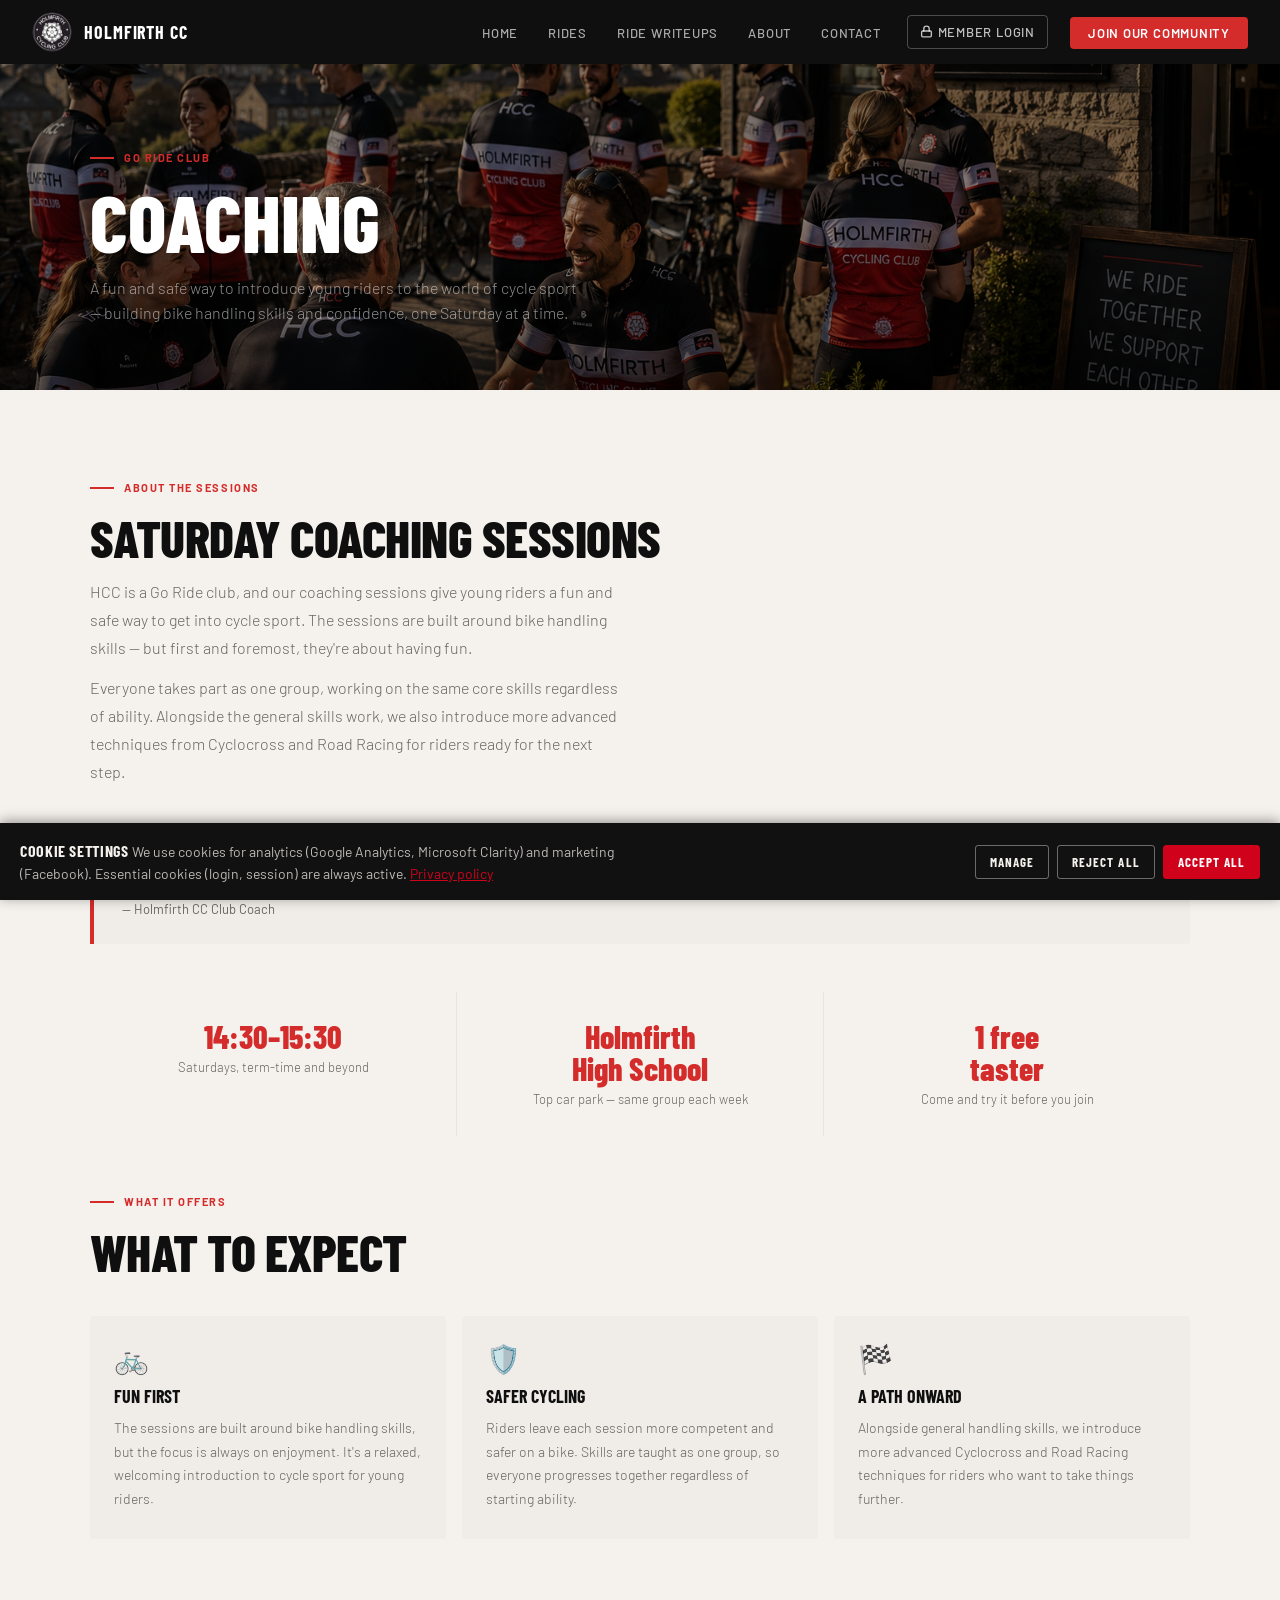
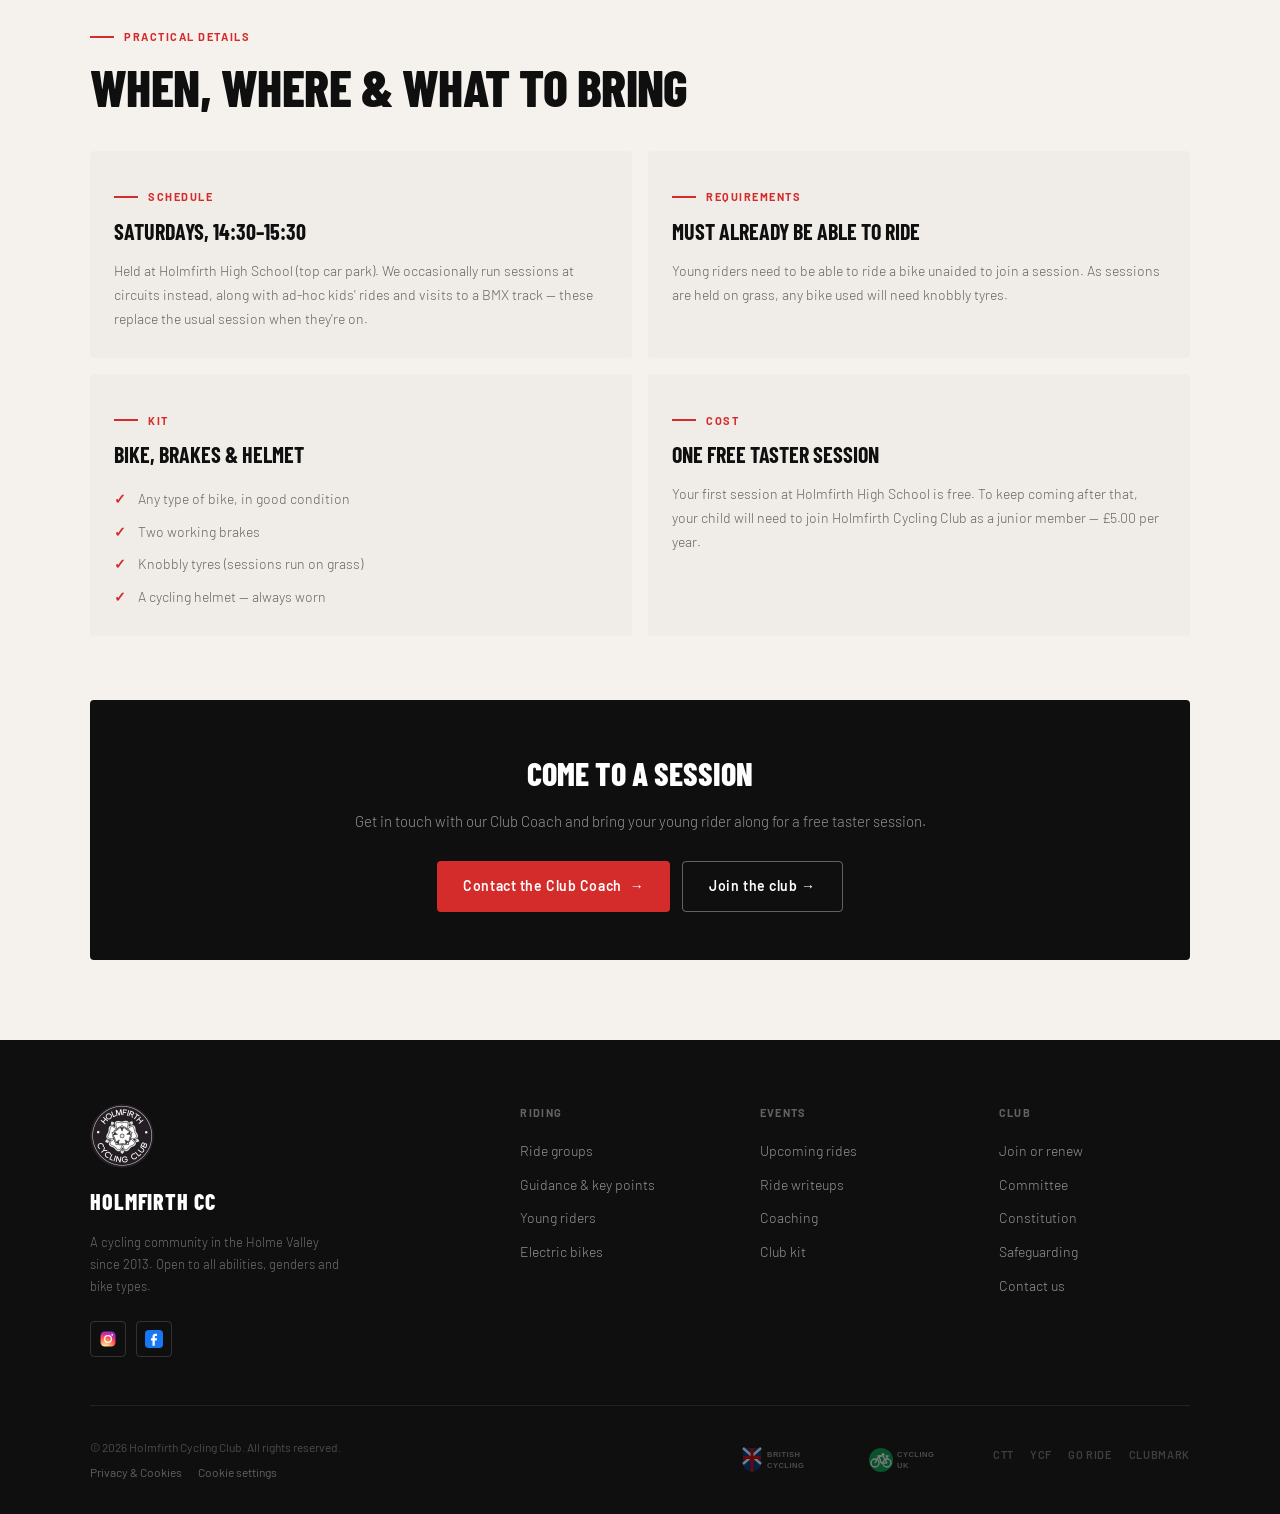
<file: coaching.html>
<!DOCTYPE html>
<html lang="en">
<head>
  <meta charset="UTF-8">
  <meta name="viewport" content="width=device-width, initial-scale=1.0">
  <title>Coaching — Holmfirth Cycling Club</title>
  <meta name="description" content="Holmfirth CC's Go Ride coaching sessions — Saturdays at Holmfirth High School. A fun, safe way for young riders to build bike handling skills.">
  <link rel="icon" href="/favicon.ico" sizes="any">
  <link rel="icon" href="/icons/favicon-32x32.png" type="image/png" sizes="32x32">
  <link rel="icon" href="/icons/favicon-16x16.png" type="image/png" sizes="16x16">
  <link rel="apple-touch-icon" href="/icons/apple-touch-icon.png">
  <link rel="manifest" href="/manifest.json">
  <meta name="theme-color" content="#D0021B">
  <meta name="mobile-web-app-capable" content="yes">
  <meta name="apple-mobile-web-app-capable" content="yes">
  <meta name="apple-mobile-web-app-status-bar-style" content="black-translucent">
  <meta name="apple-mobile-web-app-title" content="HCC">
  <link rel="stylesheet" href="/css/style.css">
  <style>
    [data-reveal] { opacity: 0; transform: translateY(24px); transition: opacity 0.55s ease, transform 0.55s ease; }
    [data-reveal].revealed { opacity: 1; transform: none; }
    [data-reveal-delay="1"] { transition-delay: 0.1s; }
    [data-reveal-delay="2"] { transition-delay: 0.2s; }

    .coaching-hero {
      background:
        linear-gradient(to bottom, rgba(0,0,0,0.55) 0%, rgba(0,0,0,0.38) 60%, rgba(0,0,0,0.62) 100%),
        url('/images/about_group.jpg') center center / cover no-repeat;
    }
    .coaching-hero .page-hero-pattern { opacity: 0; }

    /* Stat bar */
    .stat-bar {
      display: grid;
      grid-template-columns: repeat(3, 1fr);
      gap: 1px;
      background: var(--offwhite);
      border-radius: var(--radius);
      overflow: hidden;
      margin: 48px 0;
    }
    .stat-bar-item {
      background: var(--white);
      padding: 28px 24px;
      text-align: center;
    }
    .stat-bar-val {
      font-family: var(--font-display);
      font-size: 32px;
      font-weight: 800;
      color: var(--red);
      line-height: 1;
    }
    .stat-bar-label {
      font-size: 13px;
      font-weight: 300;
      color: var(--gray);
      margin-top: 6px;
      line-height: 1.4;
    }

    /* Why ride card grid */
    .why-grid {
      display: grid;
      grid-template-columns: repeat(3, 1fr);
      gap: 16px;
      margin-top: 40px;
    }
    .why-card {
      background: var(--light);
      border-radius: var(--radius);
      padding: 28px 24px;
    }
    .why-card-icon {
      font-size: 28px;
      line-height: 1;
      margin-bottom: 14px;
    }
    .why-card-title {
      font-family: var(--font-display);
      font-size: 18px;
      font-weight: 700;
      text-transform: uppercase;
      color: var(--black);
      margin-bottom: 8px;
      line-height: 1.2;
    }
    .why-card-body {
      font-size: 14px;
      font-weight: 300;
      color: var(--gray);
      line-height: 1.7;
    }

    /* Ride detail panel */
    .ride-detail-panel {
      display: grid;
      grid-template-columns: 1fr 1fr;
      gap: 16px;
      margin-top: 40px;
    }
    .ride-detail-block {
      background: var(--light);
      border-radius: var(--radius);
      padding: 28px 24px;
    }
    .ride-detail-block .section-label {
      margin-bottom: 8px;
    }
    .ride-detail-block h3 {
      font-family: var(--font-display);
      font-size: 22px;
      font-weight: 700;
      text-transform: uppercase;
      color: var(--black);
      margin-bottom: 10px;
    }
    .ride-detail-block p {
      font-size: 14px;
      font-weight: 300;
      color: var(--gray);
      line-height: 1.7;
    }

    /* Kit checklist */
    .kit-list {
      list-style: none;
      margin-top: 16px;
      display: grid;
      gap: 10px;
    }
    .kit-list li {
      font-size: 14px;
      font-weight: 300;
      color: var(--gray);
      padding-left: 24px;
      position: relative;
      line-height: 1.6;
    }
    .kit-list li::before {
      content: '✓';
      position: absolute;
      left: 0;
      color: var(--red);
      font-weight: 700;
    }

    /* Quote block */
    .quote-block {
      border-left: 4px solid var(--red);
      padding: 24px 28px;
      background: var(--light);
      border-radius: 0 var(--radius) var(--radius) 0;
      margin: 48px 0;
    }
    .quote-text {
      font-family: var(--font-display);
      font-size: 22px;
      font-weight: 700;
      font-style: italic;
      color: var(--black);
      line-height: 1.4;
    }
    .quote-attribution {
      font-size: 13px;
      color: var(--gray);
      margin-top: 10px;
    }

    @media (max-width: 768px) {
      .why-grid { grid-template-columns: 1fr; }
      .ride-detail-panel { grid-template-columns: 1fr; }
      .stat-bar { grid-template-columns: 1fr; }
    }
  </style>
  <script src="/js/consent.js"></script>
</head>
<body data-page="coaching">

<div data-component="nav"></div>

<div class="page-hero coaching-hero">
  <div class="page-hero-pattern"></div>
  <div class="page-hero-content">
    <div class="section-label">Go Ride club</div>
    <h1>Coaching</h1>
    <p>A fun and safe way to introduce young riders to the world of cycle sport — building bike handling skills and confidence, one Saturday at a time.</p>
  </div>
</div>

<div style="padding: 80px 32px; background: var(--white);">
  <div style="max-width: var(--max-w); margin: 0 auto;">

    <!-- Intro -->
    <div data-reveal>
      <div class="section-label">About the sessions</div>
      <h2 class="section-title">Saturday Coaching Sessions</h2>
      <p class="section-body">HCC is a Go Ride club, and our coaching sessions give young riders a fun and safe way to get into cycle sport. The sessions are built around bike handling skills — but first and foremost, they're about having fun.</p>
      <p class="section-body" style="margin-top: 12px;">Everyone takes part as one group, working on the same core skills regardless of ability. Alongside the general skills work, we also introduce more advanced techniques from Cyclocross and Road Racing for riders ready for the next step.</p>
    </div>

    <!-- Quote -->
    <div class="quote-block" data-reveal>
      <div class="quote-text">"The sessions teach the necessary skills to make riders more competent, safer cyclists — whilst having fun."</div>
      <div class="quote-attribution">— Holmfirth CC Club Coach</div>
    </div>

    <!-- Stats -->
    <div class="stat-bar" data-reveal>
      <div class="stat-bar-item">
        <div class="stat-bar-val">14:30–15:30</div>
        <div class="stat-bar-label">Saturdays, term-time and beyond</div>
      </div>
      <div class="stat-bar-item">
        <div class="stat-bar-val">Holmfirth<br>High School</div>
        <div class="stat-bar-label">Top car park — same group each week</div>
      </div>
      <div class="stat-bar-item">
        <div class="stat-bar-val">1 free<br>taster</div>
        <div class="stat-bar-label">Come and try it before you join</div>
      </div>
    </div>

    <!-- Why cards -->
    <div data-reveal>
      <div class="section-label">What it offers</div>
      <h2 class="section-title">What to expect</h2>
    </div>
    <div class="why-grid" data-reveal data-reveal-delay="1">
      <div class="why-card">
        <div class="why-card-icon">🚲</div>
        <div class="why-card-title">Fun first</div>
        <div class="why-card-body">The sessions are built around bike handling skills, but the focus is always on enjoyment. It's a relaxed, welcoming introduction to cycle sport for young riders.</div>
      </div>
      <div class="why-card">
        <div class="why-card-icon">🛡️</div>
        <div class="why-card-title">Safer cycling</div>
        <div class="why-card-body">Riders leave each session more competent and safer on a bike. Skills are taught as one group, so everyone progresses together regardless of starting ability.</div>
      </div>
      <div class="why-card">
        <div class="why-card-icon">🏁</div>
        <div class="why-card-title">A path onward</div>
        <div class="why-card-body">Alongside general handling skills, we introduce more advanced Cyclocross and Road Racing techniques for riders who want to take things further.</div>
      </div>
    </div>

    <!-- Practical details -->
    <div style="margin-top: 80px;" data-reveal>
      <div class="section-label">Practical details</div>
      <h2 class="section-title">When, where &amp; what to bring</h2>
    </div>
    <div class="ride-detail-panel" data-reveal data-reveal-delay="1">
      <div class="ride-detail-block">
        <div class="section-label">Schedule</div>
        <h3>Saturdays, 14:30–15:30</h3>
        <p>Held at Holmfirth High School (top car park). We occasionally run sessions at circuits instead, along with ad-hoc kids' rides and visits to a BMX track — these replace the usual session when they're on.</p>
      </div>
      <div class="ride-detail-block">
        <div class="section-label">Requirements</div>
        <h3>Must already be able to ride</h3>
        <p>Young riders need to be able to ride a bike unaided to join a session. As sessions are held on grass, any bike used will need knobbly tyres.</p>
      </div>
      <div class="ride-detail-block">
        <div class="section-label">Kit</div>
        <h3>Bike, brakes &amp; helmet</h3>
        <ul class="kit-list">
          <li>Any type of bike, in good condition</li>
          <li>Two working brakes</li>
          <li>Knobbly tyres (sessions run on grass)</li>
          <li>A cycling helmet — always worn</li>
        </ul>
      </div>
      <div class="ride-detail-block">
        <div class="section-label">Cost</div>
        <h3>One free taster session</h3>
        <p>Your first session at Holmfirth High School is free. To keep coming after that, your child will need to join Holmfirth Cycling Club as a junior member — £5.00 per year.</p>
      </div>
    </div>

    <!-- Bottom CTA -->
    <div style="margin-top: 64px; text-align: center; padding: 48px; background: var(--black); border-radius: var(--radius);" data-reveal>
      <div style="font-family: var(--font-display); font-size: 32px; font-weight: 800; text-transform: uppercase; color: white; margin-bottom: 10px;">Come to a session</div>
      <p style="color: rgba(255,255,255,0.55); font-weight: 300; font-size: 15px; margin-bottom: 28px;">Get in touch with our Club Coach and bring your young rider along for a free taster session.</p>
      <div style="display: flex; gap: 12px; justify-content: center; flex-wrap: wrap;">
        <a href="/contact?to=coaching" class="btn btn-red btn-arrow">Contact the Club Coach</a>
        <a href="/join" class="btn btn-outline">Join the club →</a>
      </div>
    </div>

  </div>
</div>

<div data-component="footer"></div>

<script src="/js/components.js"></script>
<script type="module" src="/js/main.js"></script>
<script>
  if ('serviceWorker' in navigator) {
    window.addEventListener('load', () => {
      navigator.serviceWorker.register('/sw.js').catch(err => console.warn('SW:', err));
    });
  }
</script>
</body>
</html>
</file>
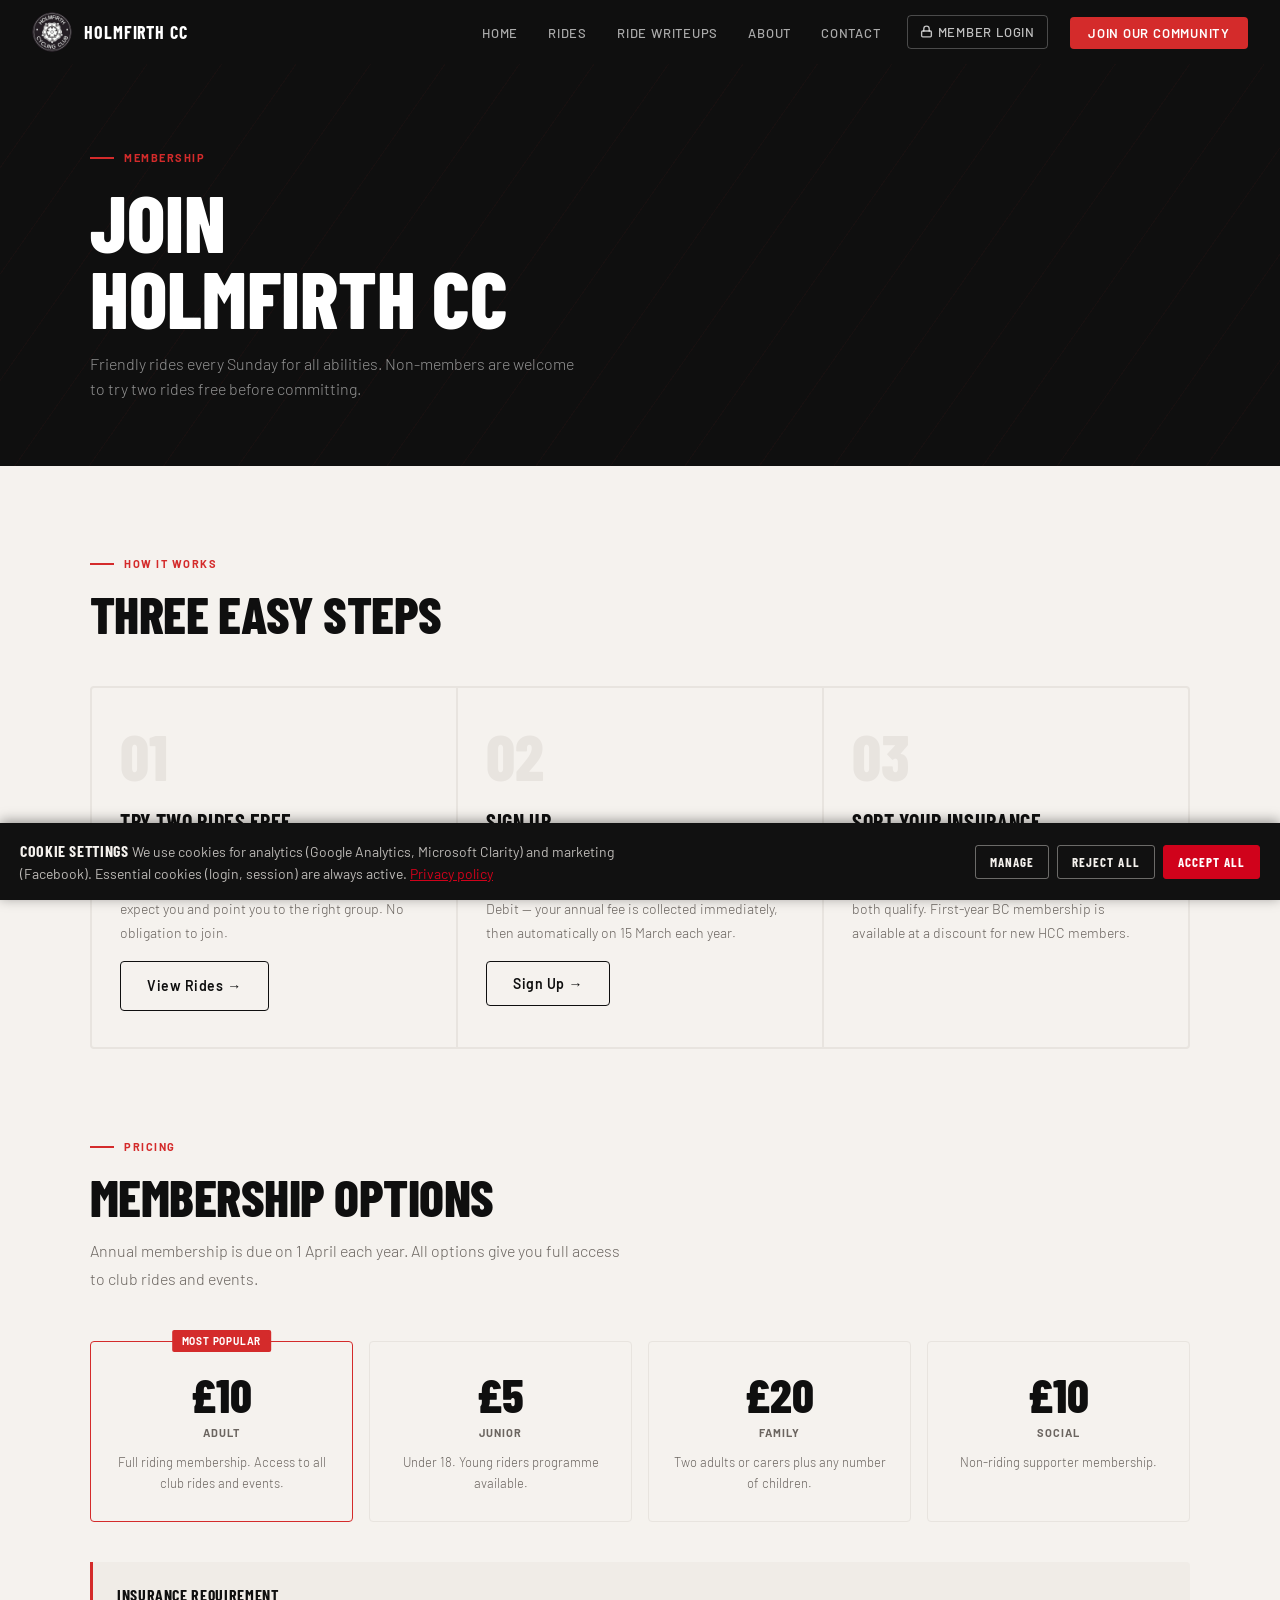
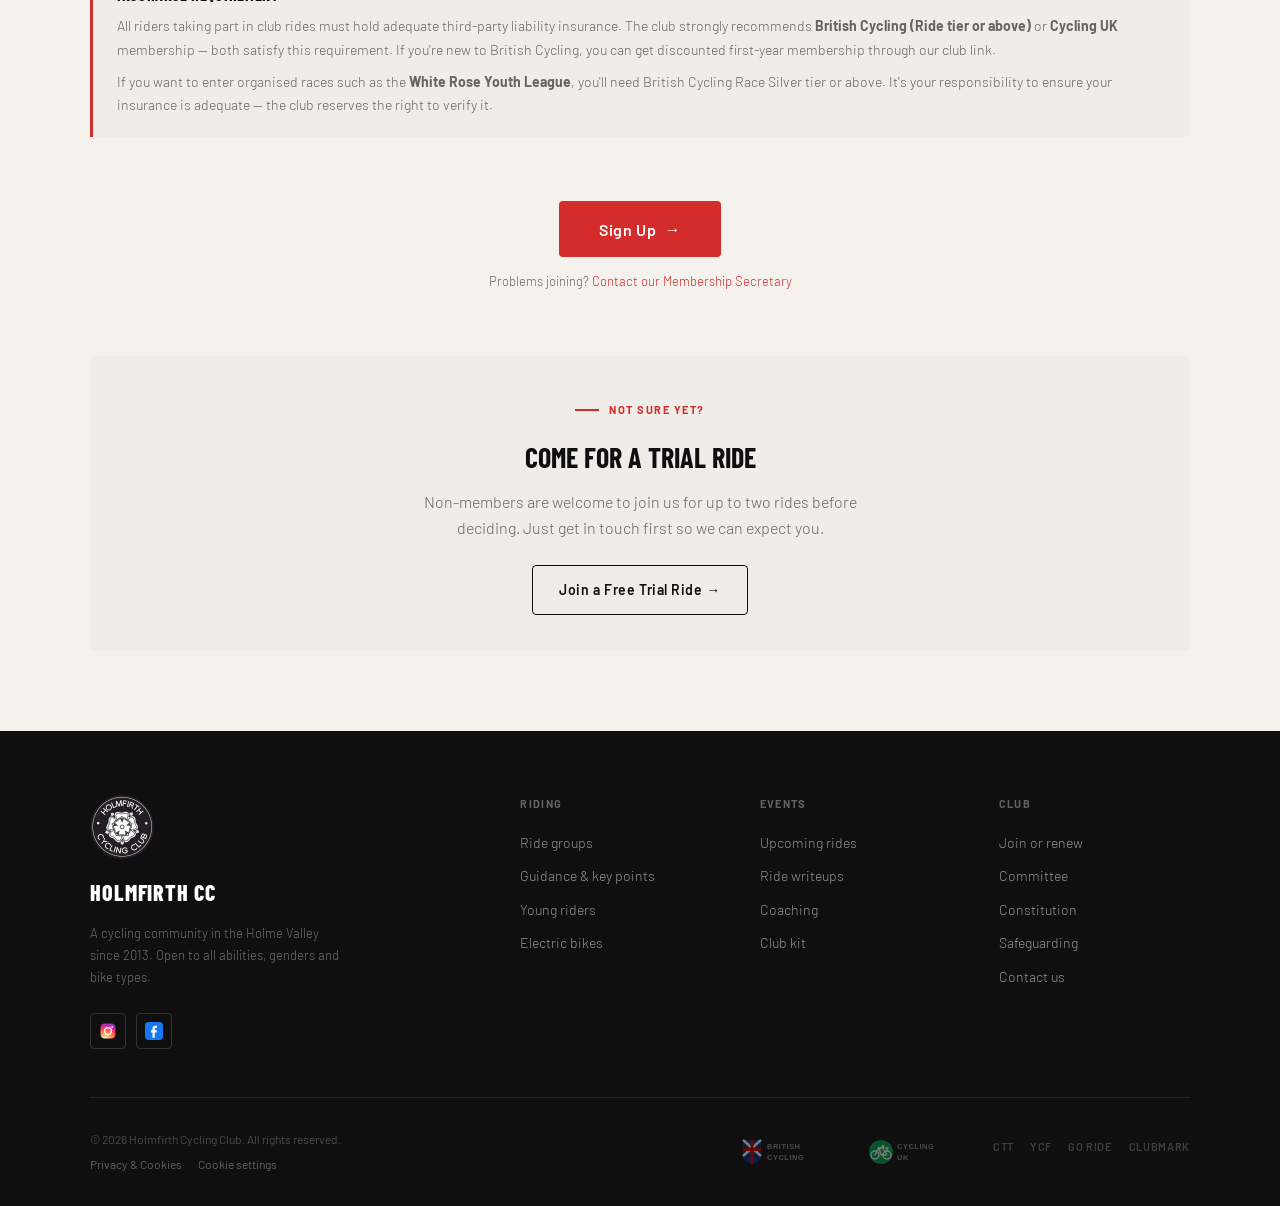
<file: join.html>
<!DOCTYPE html>
<html lang="en">
<head>
  <meta charset="UTF-8">
  <meta name="viewport" content="width=device-width, initial-scale=1.0">
  <title>Join Holmfirth Cycling Club — from £10/year</title>
  <meta name="description" content="Join Holmfirth CC from £10 per year. Non-members welcome to try two rides free. All abilities, any bike.">
  <link rel="icon" href="/favicon.ico" sizes="any">
  <link rel="icon" href="/icons/favicon-32x32.png" type="image/png" sizes="32x32">
  <link rel="icon" href="/icons/favicon-16x16.png" type="image/png" sizes="16x16">
  <link rel="apple-touch-icon" href="/icons/apple-touch-icon.png">
  <link rel="manifest" href="/manifest.json">
  <meta name="theme-color" content="#D0021B">
  <meta name="mobile-web-app-capable" content="yes">
  <meta name="apple-mobile-web-app-capable" content="yes">
  <meta name="apple-mobile-web-app-status-bar-style" content="black-translucent">
  <meta name="apple-mobile-web-app-title" content="HCC">
  <link rel="stylesheet" href="/css/style.css">
  <script src="https://pay.gocardless.com/billing/static/dropin/v2/initialise.js"></script>
  <style>
    [data-reveal] { opacity: 0; transform: translateY(24px); transition: opacity 0.55s ease, transform 0.55s ease; }
    [data-reveal].revealed { opacity: 1; transform: none; }
    [data-reveal-delay="1"] { transition-delay: 0.1s; }
    [data-reveal-delay="2"] { transition-delay: 0.2s; }
    [data-reveal-delay="3"] { transition-delay: 0.3s; }
  </style>
  <script src="/js/consent.js"></script>
</head>
<body data-page="join">

<div data-component="nav"></div>

<div class="page-hero">
  <div class="page-hero-pattern"></div>
  <div class="page-hero-content">
    <div class="section-label">Membership</div>
    <h1>Join<br>Holmfirth CC</h1>
    <p>Friendly rides every Sunday for all abilities. Non-members are welcome to try two rides free before committing.</p>
  </div>
</div>

<div style="padding: 80px 32px; background: var(--white);">
  <div style="max-width: var(--max-w); margin: 0 auto;">

    <!-- Steps -->
    <div data-reveal>
      <div class="section-label">How it works</div>
      <h2 class="section-title">Three easy steps</h2>
    </div>
    <div class="steps-grid" data-reveal data-reveal-delay="1">
      <div class="step-card">
        <div class="step-num">01</div>
        <div class="step-title">Try two rides free</div>
        <div class="step-body">Come along on a Sunday morning. We ask that you contact the Club Runs Co-ordinator first so we can expect you and point you to the right group. No obligation to join.</div>
        <a href="/rides#rides-this-week" class="btn btn-outline-dark" style="margin-top: 16px; display: inline-block;">View Rides →</a>
      </div>
      <div class="step-card">
        <div class="step-num">02</div>
        <div class="step-title">Sign up</div>
        <div class="step-body">Quick online sign-up takes just a few minutes. Choose your membership type and set up a Direct Debit — your annual fee is collected immediately, then automatically on 15 March each year.</div>
        <button class="btn btn-outline-dark" style="margin-top: 16px;" onclick="openJoinWizard()">Sign Up →</button>
      </div>
      <div class="step-card">
        <div class="step-num">03</div>
        <div class="step-title">Sort your insurance</div>
        <div class="step-body">All riders need third-party liability insurance. British Cycling (Ride tier or above) or Cycling UK both qualify. First-year BC membership is available at a discount for new HCC members.</div>
      </div>
    </div>

    <!-- Membership pricing -->
    <div style="margin-top: 80px;" data-reveal>
      <div class="section-label">Pricing</div>
      <h2 class="section-title">Membership options</h2>
      <p class="section-body">Annual membership is due on 1 April each year. All options give you full access to club rides and events.</p>
    </div>
    <div class="mem-cards" data-reveal data-reveal-delay="1">
      <div class="mem-card featured">
        <div class="mem-card-price">£10</div>
        <div class="mem-card-type">Adult</div>
        <div class="mem-card-detail">Full riding membership. Access to all club rides and events.</div>
      </div>
      <div class="mem-card">
        <div class="mem-card-price">£5</div>
        <div class="mem-card-type">Junior</div>
        <div class="mem-card-detail">Under 18. Young riders programme available.</div>
      </div>
      <div class="mem-card">
        <div class="mem-card-price">£20</div>
        <div class="mem-card-type">Family</div>
        <div class="mem-card-detail">Two adults or carers plus any number of children.</div>
      </div>
      <div class="mem-card">
        <div class="mem-card-price">£10</div>
        <div class="mem-card-type">Social</div>
        <div class="mem-card-detail">Non-riding supporter membership.</div>
      </div>
    </div>

    <!-- Insurance info -->
    <div data-reveal>
      <div class="info-box">
        <h4>Insurance requirement</h4>
        <p>All riders taking part in club rides must hold adequate third-party liability insurance. The club strongly recommends <strong>British Cycling (Ride tier or above)</strong> or <strong>Cycling UK</strong> membership — both satisfy this requirement. If you're new to British Cycling, you can get discounted first-year membership through our club link.</p>
        <p style="margin-top: 8px;">If you want to enter organised races such as the <strong>White Rose Youth League</strong>, you'll need British Cycling Race Silver tier or above. It's your responsibility to ensure your insurance is adequate — the club reserves the right to verify it.</p>
      </div>
    </div>

    <!-- CTA -->
    <div class="big-cta-wrap" data-reveal>
      <button class="btn btn-red btn-lg btn-arrow" onclick="openJoinWizard()">Sign Up</button>
      <p class="big-cta-note">Problems joining? <a href="/contact?to=membership" style="color: var(--red);">Contact our Membership Secretary</a></p>
    </div>

    <!-- Want to try first -->
    <div style="margin-top: 64px; background: var(--light); border-radius: var(--radius); padding: 36px; text-align: center;" data-reveal>
      <div class="section-label" style="justify-content: center;">Not sure yet?</div>
      <h3 style="font-family: var(--font-display); font-size: 28px; font-weight: 700; text-transform: uppercase; margin-bottom: 10px;">Come for a trial ride</h3>
      <p style="color: var(--gray); font-weight: 300; max-width: 460px; margin: 0 auto 24px;">Non-members are welcome to join us for up to two rides before deciding. Just get in touch first so we can expect you.</p>
      <a href="/rides#rides-this-week" class="btn btn-outline-dark" onclick="_ga('trial_ride_cta_click',{source:'join_page'})">Join a Free Trial Ride →</a>
    </div>

  </div>
</div>

<div data-component="footer"></div>

<script src="/js/components.js"></script>
<script type="module" src="/js/main.js"></script>

  <script>
    if ('serviceWorker' in navigator) {
      window.addEventListener('load', () => {
        navigator.serviceWorker.register('/sw.js').catch(err => console.warn('SW:', err));
      });
    }
  </script>

<!-- ── Join Wizard Modal ──────────────────────────────────────────────────── -->
<div id="joinModal" style="display:none; position:fixed; inset:0; z-index:9000;
     background:rgba(0,0,0,0.6); align-items:center; justify-content:center; padding:16px;">
  <div style="background:#fff; width:100%; max-width:560px; max-height:90vh;
              overflow-y:auto; border-top:4px solid #D0021B; position:relative;">
    <button onclick="closeJoinWizard()" style="position:absolute; top:16px; right:16px;
      background:none; border:none; font-size:20px; cursor:pointer; color:#666;
      line-height:1; padding:4px;" aria-label="Close">&#x2715;</button>

    <div style="padding:32px 32px 24px;">

      <!-- Progress -->
      <div id="jwProgress" style="display:flex; align-items:center; gap:0; margin-bottom:28px;">
        <div class="jw-step-ind active" id="jwInd1">
          <span class="jw-step-num">1</span>
          <span>Your details</span>
        </div>
        <div class="jw-divider"></div>
        <div class="jw-step-ind" id="jwInd2">
          <span class="jw-step-num">2</span>
          <span>Direct Debit</span>
        </div>
      </div>

      <!-- Stage 1: Details -->
      <div id="jwStage1">
        <h2 style="font-family:'Barlow Condensed',sans-serif; font-size:1.5rem; font-weight:700;
          text-transform:uppercase; letter-spacing:0.04em; margin:0 0 20px;">Join Holmfirth CC</h2>

        <div id="jwFormError" style="display:none; background:#fff0f0; border:1px solid #D0021B;
          border-radius:4px; padding:10px 14px; color:#D0021B; font-size:0.875rem; margin-bottom:16px;"></div>

        <div style="display:grid; grid-template-columns:1fr 1fr; gap:12px;">
          <div class="jw-field">
            <label for="jwFirstName">First name</label>
            <input type="text" id="jwFirstName" autocomplete="given-name" placeholder="Jane">
          </div>
          <div class="jw-field">
            <label for="jwLastName">Last name</label>
            <input type="text" id="jwLastName" autocomplete="family-name" placeholder="Smith">
          </div>
        </div>
        <div class="jw-field">
          <label for="jwEmail">Email address</label>
          <input type="email" id="jwEmail" autocomplete="email" placeholder="jane@example.com">
        </div>
        <div class="jw-field">
          <label for="jwMobile">Mobile number</label>
          <input type="tel" id="jwMobile" autocomplete="tel" placeholder="07700 900000">
        </div>

        <div class="jw-field">
          <label>Membership type</label>
          <div id="jwMembershipCards" style="display:grid; grid-template-columns:1fr 1fr; gap:8px; margin-top:4px;">
            <div style="color:#999;font-size:0.875rem;">Loading&hellip;</div>
          </div>
        </div>

        <div class="jw-field">
          <label for="jwPassword">Password</label>
          <input type="password" id="jwPassword" autocomplete="new-password" placeholder="At least 8 characters">
          <div style="height:3px; background:#eee; border-radius:2px; margin-top:6px; overflow:hidden;">
            <div id="jwPwBar" style="height:100%; width:0; background:#D0021B; transition:width 0.2s,background 0.2s;"></div>
          </div>
        </div>
        <div class="jw-field">
          <label for="jwPasswordConfirm">Confirm password</label>
          <input type="password" id="jwPasswordConfirm" autocomplete="new-password" placeholder="Repeat password">
        </div>

        <button class="btn btn-red btn-lg" id="jwStep1Btn" onclick="jwSubmitStep1()"
          style="width:100%; margin-top:8px; justify-content:center;">
          Continue to Direct Debit →
        </button>
      </div>

      <!-- Stage 2: DD -->
      <div id="jwStage2" style="display:none; text-align:center; padding:8px 0;">
        <h2 style="font-family:'Barlow Condensed',sans-serif; font-size:1.5rem; font-weight:700;
          text-transform:uppercase; letter-spacing:0.04em; margin:0 0 12px;">Set up Direct Debit</h2>
        <p style="color:#555; line-height:1.6; margin-bottom:8px;">
          You'll be taken to GoCardless — our secure payment partner — to authorise your Direct Debit.
          This takes about a minute.
        </p>
        <p id="jwAmountText" style="font-weight:700; font-size:1.05rem; color:#111; margin-bottom:8px;"></p>
        <p style="font-size:0.8rem; color:#888; margin-bottom:28px;">
          Your first payment is collected after your mandate is confirmed.
          Renewals are collected automatically on 15 March each year.
        </p>
        <button class="btn btn-red btn-lg" id="jwGcBtn" onclick="jwLaunchDropin()"
          style="width:100%; justify-content:center;">
          Authorise Direct Debit →
        </button>
        <p style="margin-top:16px;">
          <a href="#" onclick="jwShowStage(1); return false;"
            style="color:#D0021B; font-size:0.85rem;">← Back</a>
        </p>
      </div>

      <!-- Complete / cancelled -->
      <div id="jwComplete" style="display:none; text-align:center; padding:8px 0;">
        <div id="jwPendingBanner" style="display:none; background:#fff8e1; border:1px solid #ffd54f;
          border-radius:6px; padding:28px 24px;">
          <div style="font-size:2rem; margin-bottom:12px;">✓</div>
          <h3 style="font-family:'Barlow Condensed',sans-serif; font-size:1.3rem; font-weight:700;
            text-transform:uppercase; margin-bottom:10px;">Direct Debit authorised</h3>
          <p style="color:#555; line-height:1.6; font-size:0.9rem;">Your mandate is being confirmed.
          Your membership will activate automatically once your first payment is processed —
          usually within a few minutes. You'll receive a welcome email when it's done.</p>
        </div>
        <div id="jwCancelledBanner" style="display:none; background:#fff0f0; border:1px solid #D0021B;
          border-radius:6px; padding:28px 24px;">
          <h3 style="font-family:'Barlow Condensed',sans-serif; font-size:1.3rem; font-weight:700;
            text-transform:uppercase; margin-bottom:10px;">Direct Debit not set up</h3>
          <p style="color:#555; line-height:1.6; margin-bottom:20px; font-size:0.9rem;">
            You cancelled before completing the Direct Debit. You can try again whenever you're ready.</p>
          <button class="btn btn-red" onclick="jwReset()">Try again →</button>
        </div>
      </div>

    </div>
  </div>
</div>

<style>
  .jw-field { margin-bottom:14px; }
  .jw-field label {
    display:block; font-size:0.75rem; font-weight:700; text-transform:uppercase;
    letter-spacing:0.08em; color:#333; margin-bottom:5px;
  }
  .jw-field input {
    width:100%; padding:10px 12px; border:2px solid #ddd; border-radius:4px;
    font-family:'Barlow',sans-serif; font-size:1rem; color:#111;
    box-sizing:border-box; transition:border-color 0.15s;
  }
  .jw-field input:focus { outline:none; border-color:#D0021B; }
  .jw-mem-card {
    border:2px solid #ddd; border-radius:6px; padding:12px 14px;
    cursor:pointer; transition:border-color 0.15s, background 0.15s;
  }
  .jw-mem-card:hover { border-color:#aaa; }
  .jw-mem-card.selected { border-color:#D0021B; background:#fff8f8; }
  .jw-mem-card input { position:absolute; opacity:0; width:0; height:0; }
  .jw-mem-label { font-family:'Barlow Condensed',sans-serif; font-size:0.95rem;
    font-weight:700; text-transform:uppercase; letter-spacing:0.04em; }
  .jw-mem-price { font-family:'Barlow Condensed',sans-serif; font-size:1.1rem;
    font-weight:700; color:#D0021B; margin-top:4px; }
  .jw-mem-desc { font-size:0.75rem; color:#666; margin-top:3px; line-height:1.3; }
  .jw-step-ind { display:flex; align-items:center; gap:8px;
    font-family:'Barlow Condensed',sans-serif; font-size:0.8rem; font-weight:600;
    text-transform:uppercase; letter-spacing:0.05em; color:#aaa; }
  .jw-step-ind.active { color:#D0021B; }
  .jw-step-ind.done { color:#28a745; }
  .jw-step-num { width:26px; height:26px; border-radius:50%; border:2px solid currentColor;
    display:flex; align-items:center; justify-content:center;
    font-size:0.75rem; font-weight:700; flex-shrink:0; }
  .jw-divider { flex:1; height:2px; background:#ddd; margin:0 10px; }
  .jw-spinner { display:inline-block; width:16px; height:16px; border:2px solid rgba(255,255,255,0.4);
    border-top-color:#fff; border-radius:50%; animation:jwSpin 0.6s linear infinite; vertical-align:middle; margin-right:6px; }
  @keyframes jwSpin { to { transform:rotate(360deg); } }
  @media (max-width:480px) {
    #jwMembershipCards { grid-template-columns:1fr !important; }
    #jwStage1 > div:first-of-type { grid-template-columns:1fr !important; }
  }
</style>

<script type="module">
import { trackEvent } from '/js/analytics.js';
window._hccTrack = trackEvent;
</script>

<script>
function _ga(name, params) {
  if (typeof window._hccTrack === 'function') window._hccTrack(name, params);
  else if (typeof window.gtag === 'function') window.gtag('event', name, params);
}

(function() {
  const MEMBERS_API = 'https://members.holmfirth.cc';
  let membershipTypes = [];
  let selectedTypeId  = null;

  window.openJoinWizard = function() {
    _ga('join_wizard_open');
    const modal = document.getElementById('joinModal');
    modal.style.display = 'flex';
    document.body.style.overflow = 'hidden';
    if (!membershipTypes.length) loadMembershipTypes();
  };

  window.closeJoinWizard = function() {
    document.getElementById('joinModal').style.display = 'none';
    document.body.style.overflow = '';
  };

  // Close on backdrop click
  document.getElementById('joinModal').addEventListener('click', function(e) {
    if (e.target === this) closeJoinWizard();
  });

  // Close on Escape
  document.addEventListener('keydown', function(e) {
    if (e.key === 'Escape') closeJoinWizard();
  });

  async function loadMembershipTypes() {
    try {
      const res = await fetch(`${MEMBERS_API}/api/gocardless/membership-types`);
      const data = await res.json();
      membershipTypes = data.membership_types || [];
      renderCards();
    } catch {
      document.getElementById('jwMembershipCards').innerHTML =
        '<p style="color:#D0021B;font-size:0.875rem;">Could not load options. Please refresh.</p>';
    }
  }

  function renderCards() {
    const c = document.getElementById('jwMembershipCards');
    c.innerHTML = membershipTypes.map(t => `
      <label class="jw-mem-card" data-id="${esc(t.id)}">
        <input type="radio" name="jwType" value="${esc(t.id)}">
        <div class="jw-mem-label">${esc(t.label)}</div>
        <div class="jw-mem-price">${fmt(t.price_pence)} / year</div>
        <div class="jw-mem-desc">${esc(t.description)}</div>
      </label>
    `).join('');
    // Highlight selected card on radio change (browsers handle the checked state natively)
    c.querySelectorAll('input[name="jwType"]').forEach(radio => {
      radio.addEventListener('change', () => {
        c.querySelectorAll('.jw-mem-card').forEach(card => card.classList.remove('selected'));
        radio.closest('.jw-mem-card').classList.add('selected');
      });
    });
  }

  window.jwSubmitStep1 = async function() {
    const btn = document.getElementById('jwStep1Btn');
    const errEl = document.getElementById('jwFormError');
    errEl.style.display = 'none';

    const firstName = document.getElementById('jwFirstName').value.trim();
    const lastName  = document.getElementById('jwLastName').value.trim();
    const email     = document.getElementById('jwEmail').value.trim();
    const mobile    = document.getElementById('jwMobile').value.trim();
    const password  = document.getElementById('jwPassword').value;
    const confirm   = document.getElementById('jwPasswordConfirm').value;

    if (!firstName)                      return showErr('First name is required');
    if (!lastName)                       return showErr('Last name is required');
    if (!email.match(/^\S+@\S+\.\S+$/)) return showErr('Enter a valid email address');
    if (!mobile)                         return showErr('Mobile number is required');
    const checkedType = document.querySelector('input[name="jwType"]:checked');
    if (!checkedType)                    return showErr('Please select a membership type');
    selectedTypeId = checkedType.value;
    if (password.length < 8)             return showErr('Password must be at least 8 characters');
    if (password !== confirm)            return showErr('Passwords do not match');

    btn.disabled = true;
    btn.innerHTML = '<span class="jw-spinner"></span> Please wait&hellip;';

    try {
      const res = await fetch(`${MEMBERS_API}/api/gocardless/join`, {
        method: 'POST',
        headers: { 'Content-Type': 'application/json' },
        body: JSON.stringify({
          first_name: firstName, last_name: lastName,
          email, mobile,
          membership_type: selectedTypeId,
          password, password_confirm: confirm,
        }),
      });
      const data = await res.json();
      if (!res.ok) return showErr(data.error || 'Something went wrong. Please try again.');

      flowId = data.billing_request_flow_id;
      memberId = data.member_id;
      const type = membershipTypes.find(t => t.id === selectedTypeId);
      if (type) {
        document.getElementById('jwAmountText').textContent =
          `Annual fee: ${fmt(type.price_pence)} — ${type.label} membership`;
        _ga('join_wizard_step1_complete', { membership_type: type.label, value: type.price_pence / 100, currency: 'GBP' });
      }
      jwShowStage(2);
    } catch {
      showErr('Network error. Please check your connection and try again.');
    } finally {
      btn.disabled = false;
      btn.innerHTML = 'Continue to Direct Debit →';
    }
  };

  let flowId    = null;
  let memberId  = null;

  window.jwLaunchDropin = function() {
    if (!flowId) return;
    const btn = document.getElementById('jwGcBtn');
    btn.disabled = true;
    btn.innerHTML = '<span class="jw-spinner"></span> Opening&hellip;';

    window.GoCardlessDropin.create({
      billingRequestFlowID: flowId,
      environment: 'live',
      onSuccess: function() {
        // Mandate authorised — flip member to pending then show confirmation
        _ga('membership_signup_complete');
        if (memberId) {
          fetch(`${MEMBERS_API}/api/gocardless/mandate-started`, {
            method: 'POST',
            headers: { 'Content-Type': 'application/json' },
            body: JSON.stringify({ member_id: memberId }),
          }).catch(function(e) { console.warn('mandate-started call failed:', e); });
        }
        document.getElementById('jwProgress').style.display = 'none';
        jwShowStage(3);
        document.getElementById('jwPendingBanner').style.display = 'block';
      },
      onExit: function(err) {
        btn.disabled = false;
        btn.innerHTML = 'Authorise Direct Debit →';
        if (err) console.warn('Drop-in exit:', err);
      },
    }).open();
  };

  window.jwShowStage = function(n) {
    document.getElementById('jwStage1').style.display   = n === 1 ? 'block' : 'none';
    document.getElementById('jwStage2').style.display   = n === 2 ? 'block' : 'none';
    document.getElementById('jwComplete').style.display = n === 3 ? 'block' : 'none';
    document.getElementById('jwInd1').className = 'jw-step-ind' + (n === 1 ? ' active' : ' done');
    document.getElementById('jwInd2').className = 'jw-step-ind' + (n === 2 ? ' active' : n > 2 ? ' done' : '');
  };

  window.jwReset = function() {
    jwShowStage(1);
    selectedTypeId = null;
    authorisationUrl = null;
  };

  // Check return from GoCardless
  (function checkReturn() {
    const params = new URLSearchParams(window.location.search);
    if (params.get('join') === 'complete') {
      openJoinWizard();
      document.getElementById('jwProgress').style.display = 'none';
      jwShowStage(3);
      document.getElementById('jwPendingBanner').style.display = 'block';
    } else if (params.get('join') === 'cancelled') {
      openJoinWizard();
      document.getElementById('jwProgress').style.display = 'none';
      jwShowStage(3);
      document.getElementById('jwCancelledBanner').style.display = 'block';
    }
  })();

  // Password strength
  document.getElementById('jwPassword').addEventListener('input', function() {
    const pw = this.value;
    let score = 0;
    if (pw.length >= 8) score++;
    if (pw.length >= 12) score++;
    if (/[A-Z]/.test(pw) && /[a-z]/.test(pw)) score++;
    if (/\d/.test(pw)) score++;
    if (/[^a-zA-Z0-9]/.test(pw)) score++;
    const bar = document.getElementById('jwPwBar');
    bar.style.width = (score / 5 * 100) + '%';
    bar.style.background = score <= 1 ? '#D0021B' : score <= 3 ? '#f5a623' : '#28a745';
  });

  function showErr(msg) {
    const el = document.getElementById('jwFormError');
    el.textContent = msg; el.style.display = 'block';
    el.scrollIntoView({ behavior: 'smooth', block: 'nearest' });
    const btn = document.getElementById('jwStep1Btn');
    btn.disabled = false;
    btn.innerHTML = 'Continue to Direct Debit →';
  }
  function fmt(p) { return '£' + (p / 100).toFixed(2).replace(/\.00$/, ''); }
  function esc(s) { return String(s).replace(/&/g,'&amp;').replace(/</g,'&lt;').replace(/>/g,'&gt;').replace(/"/g,'&quot;'); }
})();
</script>

</body>
</html>
</file>
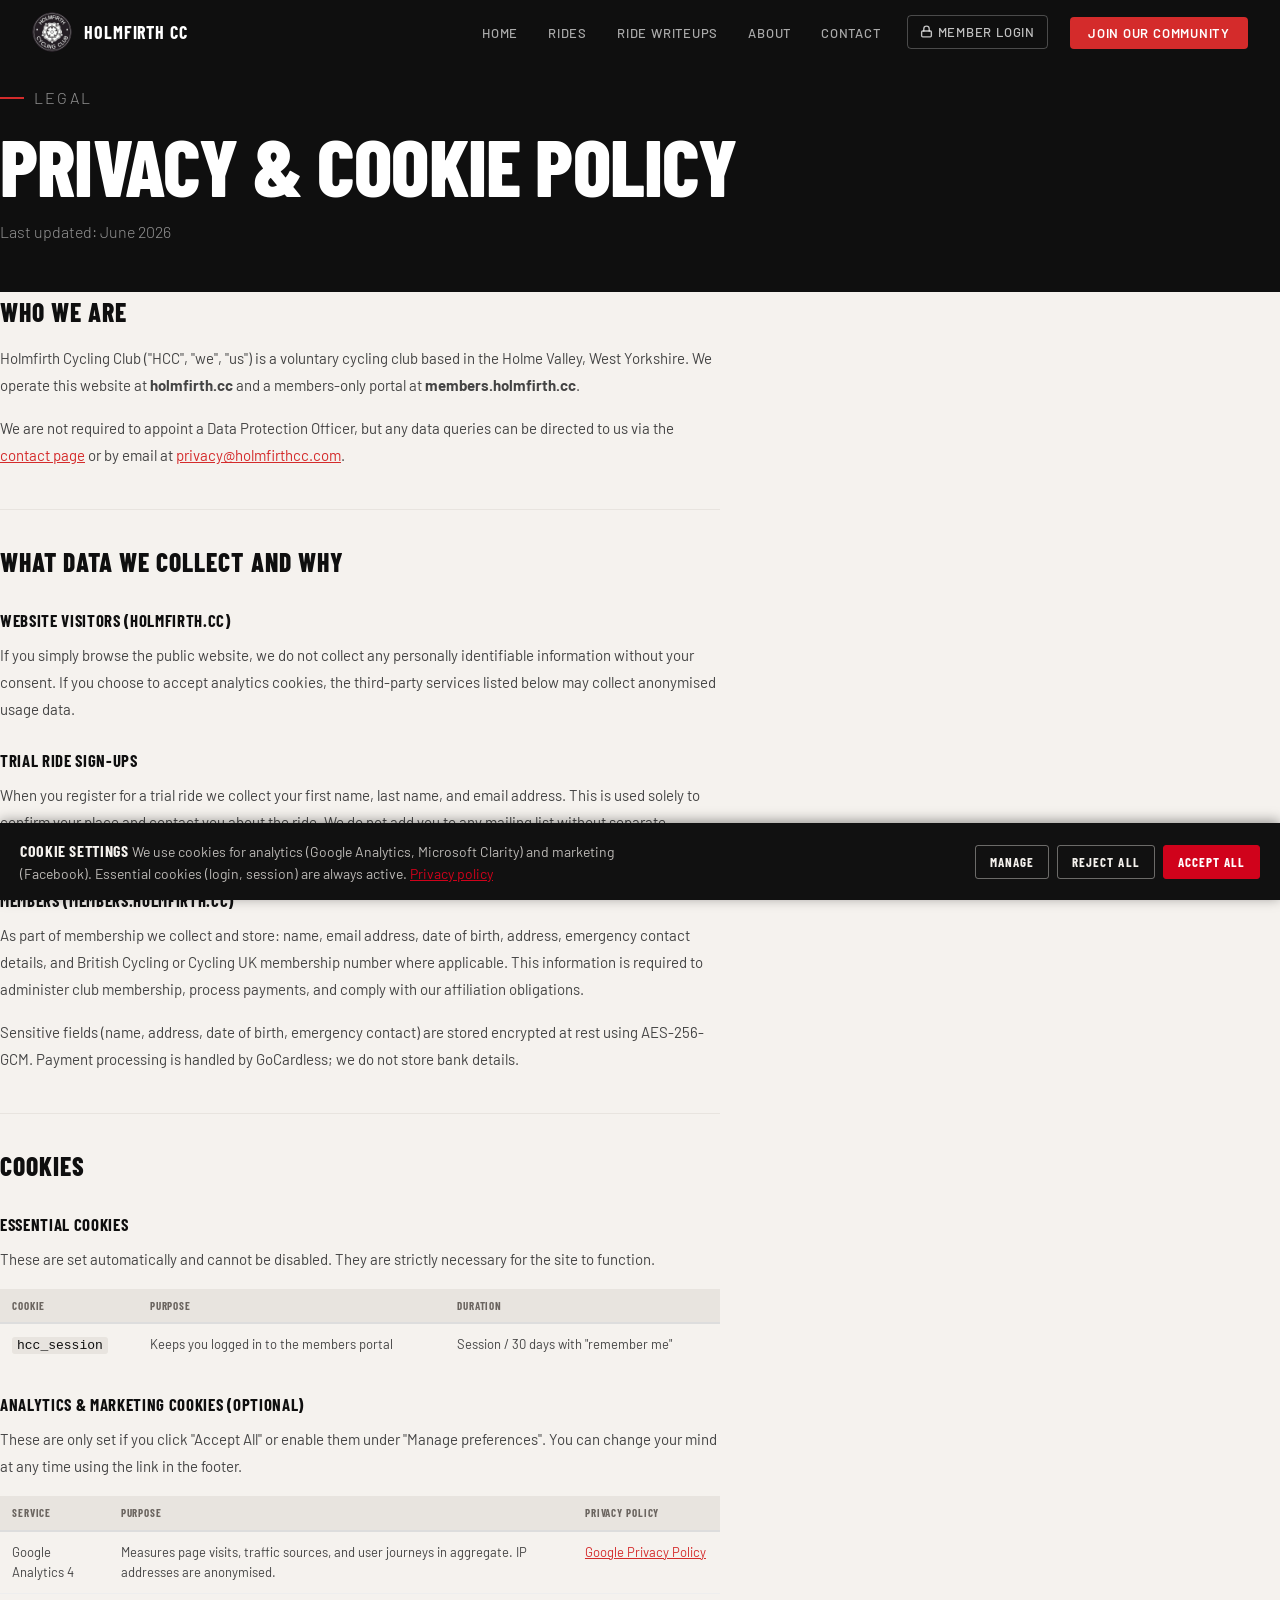
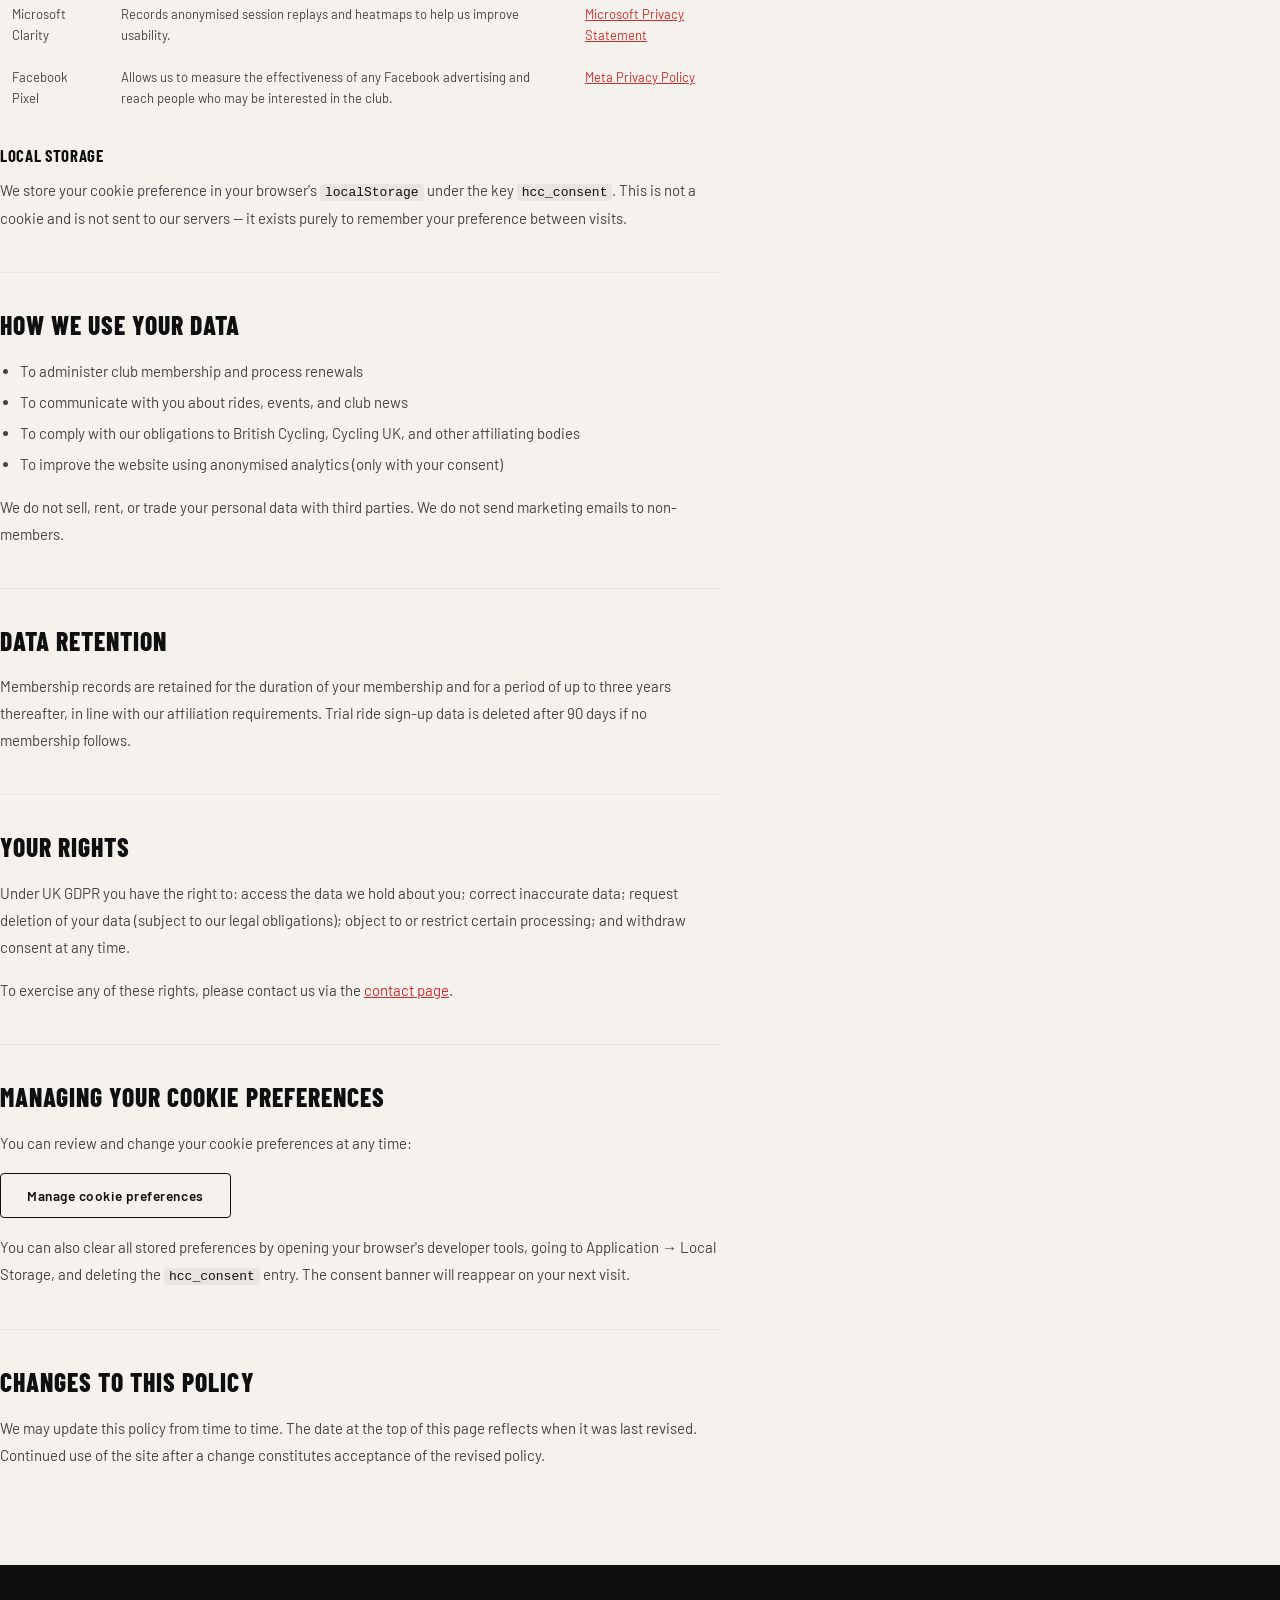
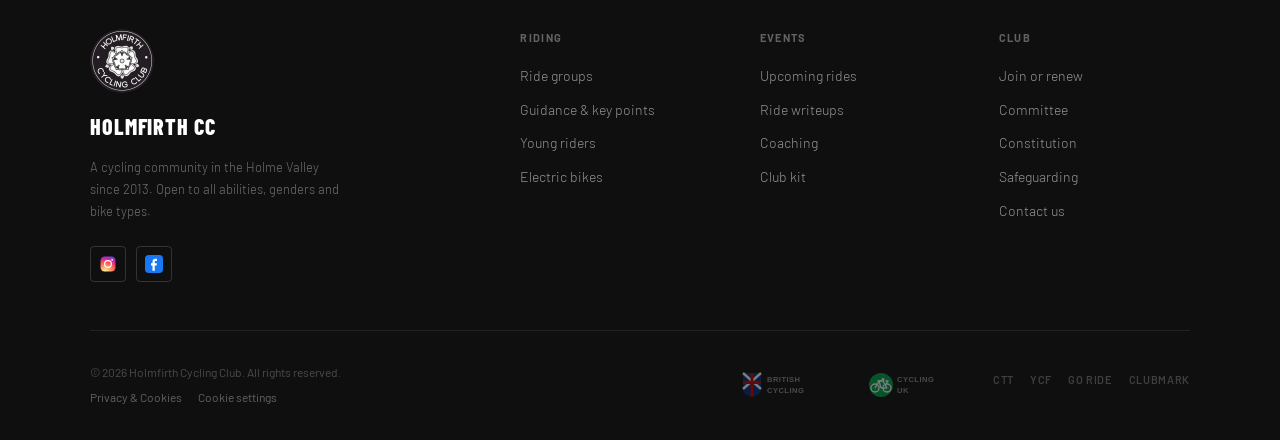
<file: privacy.html>
<!DOCTYPE html>
<html lang="en">
<head>
  <meta charset="UTF-8">
  <meta name="viewport" content="width=device-width, initial-scale=1.0">
  <title>Privacy &amp; Cookie Policy — Holmfirth CC</title>
  <link rel="icon" href="/icons/favicon-32x32.png" type="image/png" sizes="32x32">
  <link rel="icon" href="/icons/favicon-16x16.png" type="image/png" sizes="16x16">
  <link rel="apple-touch-icon" href="/icons/apple-touch-icon.png">
  <link rel="manifest" href="/manifest.json">
  <link rel="preconnect" href="https://fonts.googleapis.com">
  <link href="https://fonts.googleapis.com/css2?family=Barlow+Condensed:wght@400;600;700;800&family=Barlow:wght@300;400;500;600&display=swap" rel="stylesheet">
  <link rel="stylesheet" href="/css/style.css">
  <script src="/js/consent.js"></script>
</head>
<body data-page="privacy">

<div data-component="nav"></div>

<main>
  <section class="page-hero" style="padding: 80px 0 48px;">
    <div class="container">
      <p class="section-label" data-reveal>Legal</p>
      <h1 class="section-title" data-reveal>Privacy &amp; Cookie Policy</h1>
      <p class="section-sub" data-reveal>Last updated: June 2026</p>
    </div>
  </section>

  <section style="padding: 0 0 80px;">
    <div class="container">
      <div class="privacy-body">

        <h2>Who we are</h2>
        <p>Holmfirth Cycling Club ("HCC", "we", "us") is a voluntary cycling club based in the Holme Valley, West Yorkshire. We operate this website at <strong>holmfirth.cc</strong> and a members-only portal at <strong>members.holmfirth.cc</strong>.</p>
        <p>We are not required to appoint a Data Protection Officer, but any data queries can be directed to us via the <a href="/contact">contact page</a> or by email at <a href="mailto:privacy@holmfirthcc.com">privacy@holmfirthcc.com</a>.</p>

        <h2>What data we collect and why</h2>

        <h3>Website visitors (holmfirth.cc)</h3>
        <p>If you simply browse the public website, we do not collect any personally identifiable information without your consent. If you choose to accept analytics cookies, the third-party services listed below may collect anonymised usage data.</p>

        <h3>Trial ride sign-ups</h3>
        <p>When you register for a trial ride we collect your first name, last name, and email address. This is used solely to confirm your place and contact you about the ride. We do not add you to any mailing list without separate consent.</p>

        <h3>Members (members.holmfirth.cc)</h3>
        <p>As part of membership we collect and store: name, email address, date of birth, address, emergency contact details, and British Cycling or Cycling UK membership number where applicable. This information is required to administer club membership, process payments, and comply with our affiliation obligations.</p>
        <p>Sensitive fields (name, address, date of birth, emergency contact) are stored encrypted at rest using AES-256-GCM. Payment processing is handled by GoCardless; we do not store bank details.</p>

        <h2>Cookies</h2>

        <h3>Essential cookies</h3>
        <p>These are set automatically and cannot be disabled. They are strictly necessary for the site to function.</p>
        <table class="privacy-table">
          <thead><tr><th>Cookie</th><th>Purpose</th><th>Duration</th></tr></thead>
          <tbody>
            <tr><td><code>hcc_session</code></td><td>Keeps you logged in to the members portal</td><td>Session / 30 days with "remember me"</td></tr>
          </tbody>
        </table>

        <h3>Analytics &amp; marketing cookies (optional)</h3>
        <p>These are only set if you click "Accept All" or enable them under "Manage preferences". You can change your mind at any time using the link in the footer.</p>
        <table class="privacy-table">
          <thead><tr><th>Service</th><th>Purpose</th><th>Privacy policy</th></tr></thead>
          <tbody>
            <tr>
              <td>Google Analytics 4</td>
              <td>Measures page visits, traffic sources, and user journeys in aggregate. IP addresses are anonymised.</td>
              <td><a href="https://policies.google.com/privacy" target="_blank" rel="noopener">Google Privacy Policy</a></td>
            </tr>
            <tr>
              <td>Microsoft Clarity</td>
              <td>Records anonymised session replays and heatmaps to help us improve usability.</td>
              <td><a href="https://privacy.microsoft.com/en-gb/privacystatement" target="_blank" rel="noopener">Microsoft Privacy Statement</a></td>
            </tr>
            <tr>
              <td>Facebook Pixel</td>
              <td>Allows us to measure the effectiveness of any Facebook advertising and reach people who may be interested in the club.</td>
              <td><a href="https://www.facebook.com/privacy/policy/" target="_blank" rel="noopener">Meta Privacy Policy</a></td>
            </tr>
          </tbody>
        </table>

        <h3>Local storage</h3>
        <p>We store your cookie preference in your browser's <code>localStorage</code> under the key <code>hcc_consent</code>. This is not a cookie and is not sent to our servers — it exists purely to remember your preference between visits.</p>

        <h2>How we use your data</h2>
        <ul>
          <li>To administer club membership and process renewals</li>
          <li>To communicate with you about rides, events, and club news</li>
          <li>To comply with our obligations to British Cycling, Cycling UK, and other affiliating bodies</li>
          <li>To improve the website using anonymised analytics (only with your consent)</li>
        </ul>
        <p>We do not sell, rent, or trade your personal data with third parties. We do not send marketing emails to non-members.</p>

        <h2>Data retention</h2>
        <p>Membership records are retained for the duration of your membership and for a period of up to three years thereafter, in line with our affiliation requirements. Trial ride sign-up data is deleted after 90 days if no membership follows.</p>

        <h2>Your rights</h2>
        <p>Under UK GDPR you have the right to: access the data we hold about you; correct inaccurate data; request deletion of your data (subject to our legal obligations); object to or restrict certain processing; and withdraw consent at any time.</p>
        <p>To exercise any of these rights, please contact us via the <a href="/contact">contact page</a>.</p>

        <h2>Managing your cookie preferences</h2>
        <p>You can review and change your cookie preferences at any time:</p>
        <p><button onclick="window.HCCConsent && window.HCCConsent.showPreferences()" class="btn btn-outline-dark" style="font-size:0.85rem">Manage cookie preferences</button></p>
        <p>You can also clear all stored preferences by opening your browser's developer tools, going to Application → Local Storage, and deleting the <code>hcc_consent</code> entry. The consent banner will reappear on your next visit.</p>

        <h2>Changes to this policy</h2>
        <p>We may update this policy from time to time. The date at the top of this page reflects when it was last revised. Continued use of the site after a change constitutes acceptance of the revised policy.</p>

      </div>
    </div>
  </section>
</main>

<div data-component="footer"></div>

<script src="/js/components.js"></script>
<script type="module" src="/js/main.js"></script>
</body>
</html>
</file>
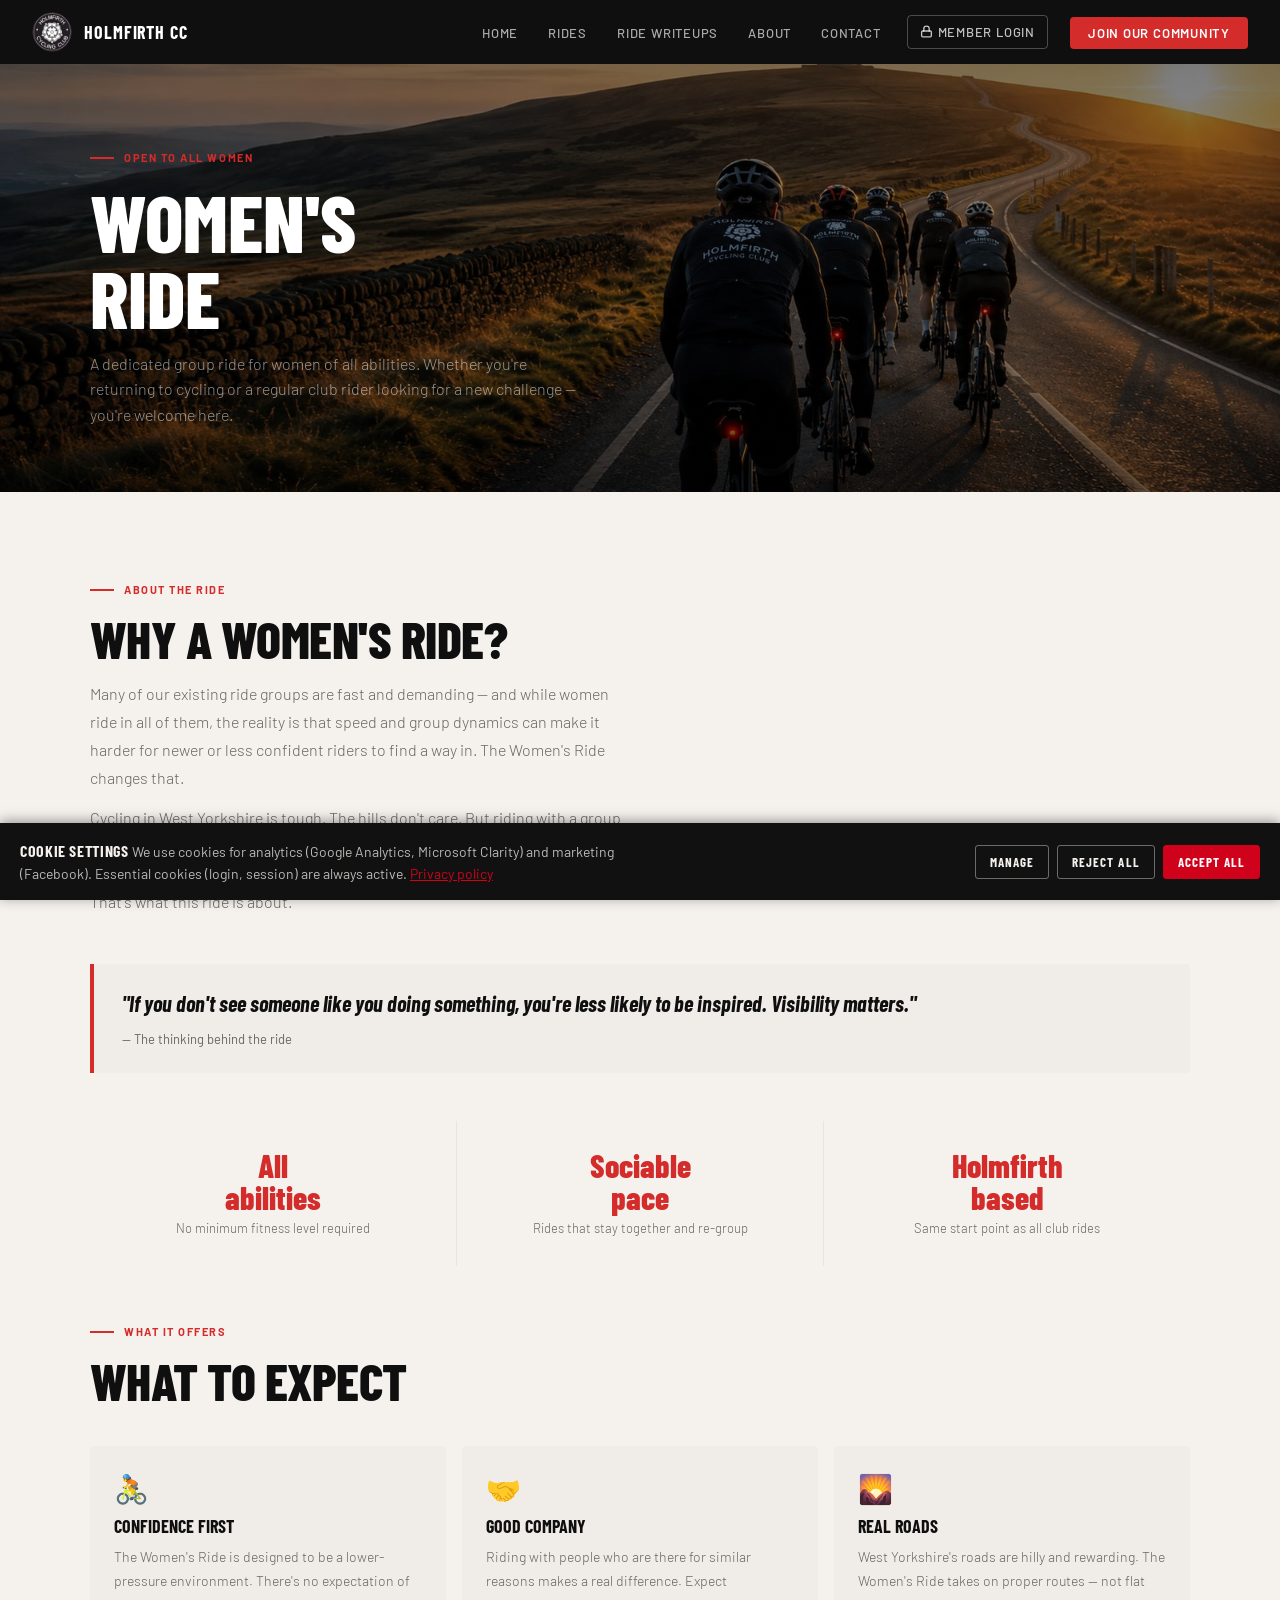
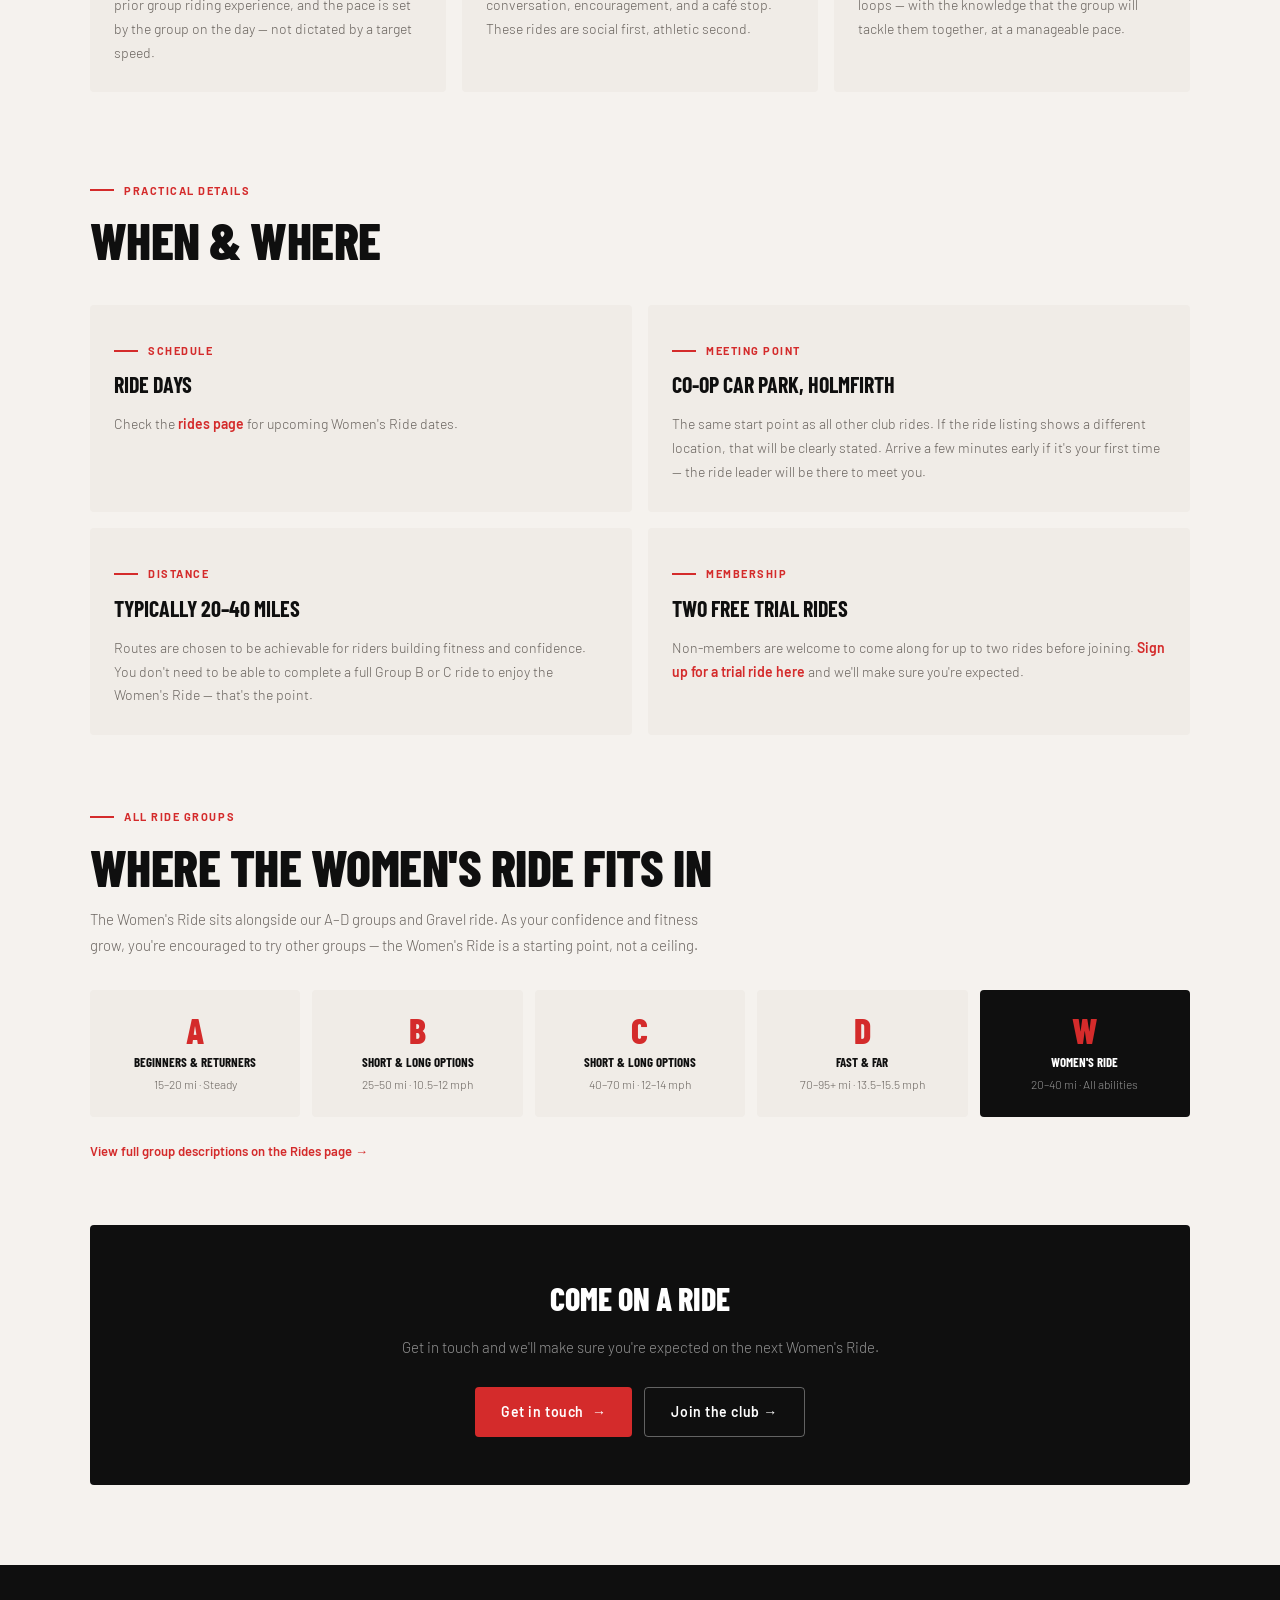
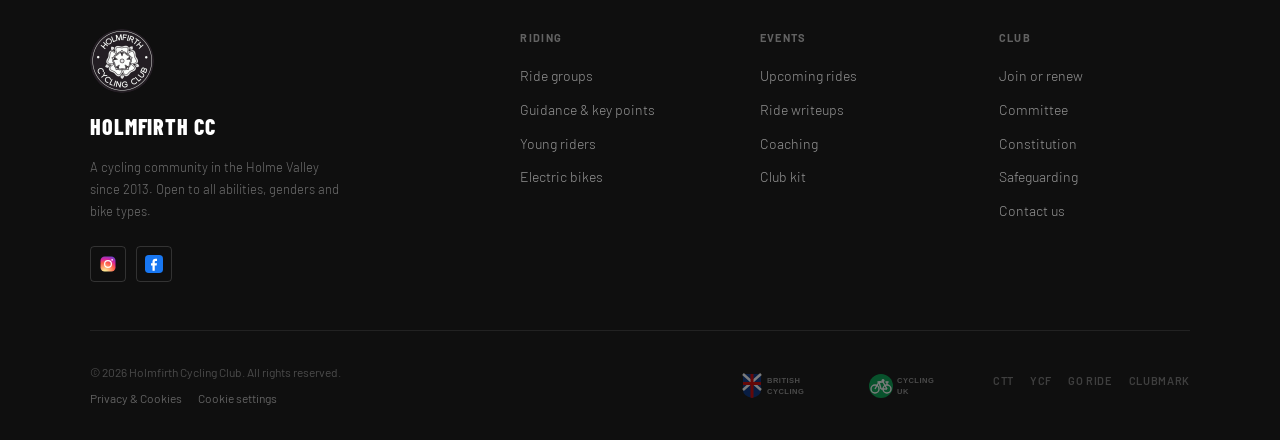
<file: womens-ride.html>
<!DOCTYPE html>
<html lang="en">
<head>
  <meta charset="UTF-8">
  <meta name="viewport" content="width=device-width, initial-scale=1.0">
  <title>Women's Ride — Holmfirth Cycling Club</title>
  <meta name="description" content="Holmfirth CC's Women's Ride — a dedicated group ride for women of all abilities. Confidence-building, sociable, and welcoming.">
  <link rel="icon" href="/favicon.ico" sizes="any">
  <link rel="icon" href="/icons/favicon-32x32.png" type="image/png" sizes="32x32">
  <link rel="icon" href="/icons/favicon-16x16.png" type="image/png" sizes="16x16">
  <link rel="apple-touch-icon" href="/icons/apple-touch-icon.png">
  <link rel="manifest" href="/manifest.json">
  <meta name="theme-color" content="#D0021B">
  <meta name="mobile-web-app-capable" content="yes">
  <meta name="apple-mobile-web-app-capable" content="yes">
  <meta name="apple-mobile-web-app-status-bar-style" content="black-translucent">
  <meta name="apple-mobile-web-app-title" content="HCC">
  <link rel="stylesheet" href="/css/style.css">
  <style>
    [data-reveal] { opacity: 0; transform: translateY(24px); transition: opacity 0.55s ease, transform 0.55s ease; }
    [data-reveal].revealed { opacity: 1; transform: none; }
    [data-reveal-delay="1"] { transition-delay: 0.1s; }
    [data-reveal-delay="2"] { transition-delay: 0.2s; }

    .womens-hero {
      background:
        linear-gradient(to bottom, rgba(0,0,0,0.55) 0%, rgba(0,0,0,0.38) 60%, rgba(0,0,0,0.62) 100%),
        url('/images/rides-hero.jpg') center center / cover no-repeat;
    }
    .womens-hero .page-hero-pattern { opacity: 0; }

    /* Stat bar */
    .stat-bar {
      display: grid;
      grid-template-columns: repeat(3, 1fr);
      gap: 1px;
      background: var(--offwhite);
      border-radius: var(--radius);
      overflow: hidden;
      margin: 48px 0;
    }
    .stat-bar-item {
      background: var(--white);
      padding: 28px 24px;
      text-align: center;
    }
    .stat-bar-val {
      font-family: var(--font-display);
      font-size: 32px;
      font-weight: 800;
      color: var(--red);
      line-height: 1;
    }
    .stat-bar-label {
      font-size: 13px;
      font-weight: 300;
      color: var(--gray);
      margin-top: 6px;
      line-height: 1.4;
    }

    /* Why ride card grid */
    .why-grid {
      display: grid;
      grid-template-columns: repeat(3, 1fr);
      gap: 16px;
      margin-top: 40px;
    }
    .why-card {
      background: var(--light);
      border-radius: var(--radius);
      padding: 28px 24px;
    }
    .why-card-icon {
      font-size: 28px;
      line-height: 1;
      margin-bottom: 14px;
    }
    .why-card-title {
      font-family: var(--font-display);
      font-size: 18px;
      font-weight: 700;
      text-transform: uppercase;
      color: var(--black);
      margin-bottom: 8px;
      line-height: 1.2;
    }
    .why-card-body {
      font-size: 14px;
      font-weight: 300;
      color: var(--gray);
      line-height: 1.7;
    }

    /* Ride detail panel */
    .ride-detail-panel {
      display: grid;
      grid-template-columns: 1fr 1fr;
      gap: 16px;
      margin-top: 40px;
    }
    .ride-detail-block {
      background: var(--light);
      border-radius: var(--radius);
      padding: 28px 24px;
    }
    .ride-detail-block .section-label {
      margin-bottom: 8px;
    }
    .ride-detail-block h3 {
      font-family: var(--font-display);
      font-size: 22px;
      font-weight: 700;
      text-transform: uppercase;
      color: var(--black);
      margin-bottom: 10px;
    }
    .ride-detail-block p {
      font-size: 14px;
      font-weight: 300;
      color: var(--gray);
      line-height: 1.7;
    }

    /* Quote block */
    .quote-block {
      border-left: 4px solid var(--red);
      padding: 24px 28px;
      background: var(--light);
      border-radius: 0 var(--radius) var(--radius) 0;
      margin: 48px 0;
    }
    .quote-text {
      font-family: var(--font-display);
      font-size: 22px;
      font-weight: 700;
      font-style: italic;
      color: var(--black);
      line-height: 1.4;
    }
    .quote-attribution {
      font-size: 13px;
      color: var(--gray);
      margin-top: 10px;
    }

    /* All groups reference */
    .groups-ref {
      margin-top: 64px;
    }
    .groups-ref-intro {
      font-size: 15px;
      font-weight: 300;
      color: var(--gray);
      line-height: 1.7;
      max-width: 640px;
      margin-top: 12px;
    }
    .groups-ref-grid {
      display: grid;
      grid-template-columns: repeat(5, 1fr);
      gap: 12px;
      margin-top: 32px;
    }
    .groups-ref-card {
      background: var(--light);
      border-radius: var(--radius);
      padding: 20px 16px;
      text-align: center;
      border: 2px solid transparent;
      transition: border-color 0.15s;
    }
    .groups-ref-card:hover {
      border-color: var(--red);
    }
    .groups-ref-card.highlight {
      background: var(--black);
    }
    .groups-ref-letter {
      font-family: var(--font-display);
      font-size: 36px;
      font-weight: 800;
      color: var(--red);
      line-height: 1;
    }
    .groups-ref-card.highlight .groups-ref-letter {
      color: var(--red);
    }
    .groups-ref-name {
      font-family: var(--font-display);
      font-size: 13px;
      font-weight: 700;
      text-transform: uppercase;
      color: var(--black);
      margin-top: 6px;
      line-height: 1.3;
    }
    .groups-ref-card.highlight .groups-ref-name {
      color: white;
    }
    .groups-ref-detail {
      font-size: 12px;
      color: var(--gray);
      margin-top: 4px;
      font-weight: 300;
    }
    .groups-ref-card.highlight .groups-ref-detail {
      color: rgba(255,255,255,0.55);
    }

    @media (max-width: 768px) {
      .why-grid { grid-template-columns: 1fr; }
      .ride-detail-panel { grid-template-columns: 1fr; }
      .stat-bar { grid-template-columns: 1fr; }
      .groups-ref-grid { grid-template-columns: repeat(3, 1fr); }
    }
    @media (max-width: 480px) {
      .groups-ref-grid { grid-template-columns: repeat(2, 1fr); }
    }
  </style>
  <script src="/js/consent.js"></script>
</head>
<body data-page="rides">

<div data-component="nav"></div>

<div class="page-hero womens-hero">
  <div class="page-hero-pattern"></div>
  <div class="page-hero-content">
    <div class="section-label">Open to all women</div>
    <h1>Women's<br>Ride</h1>
    <p>A dedicated group ride for women of all abilities. Whether you're returning to cycling or a regular club rider looking for a new challenge — you're welcome here.</p>
  </div>
</div>

<div style="padding: 80px 32px; background: var(--white);">
  <div style="max-width: var(--max-w); margin: 0 auto;">

    <!-- Intro -->
    <div data-reveal>
      <div class="section-label">About the ride</div>
      <h2 class="section-title">Why a Women's Ride?</h2>
      <p class="section-body">Many of our existing ride groups are fast and demanding — and while women ride in all of them, the reality is that speed and group dynamics can make it harder for newer or less confident riders to find a way in. The Women's Ride changes that.</p>
      <p class="section-body" style="margin-top: 12px;">Cycling in West Yorkshire is tough. The hills don't care. But riding with a group of people who are there for the same reasons — to enjoy the roads, to challenge themselves, and to feel at home on a bike — makes all the difference. That's what this ride is about.</p>
    </div>

    <!-- Quote -->
    <div class="quote-block" data-reveal>
      <div class="quote-text">"If you don't see someone like you doing something, you're less likely to be inspired. Visibility matters."</div>
      <div class="quote-attribution">— The thinking behind the ride</div>
    </div>

    <!-- Stats -->
    <div class="stat-bar" data-reveal>
      <div class="stat-bar-item">
        <div class="stat-bar-val">All<br>abilities</div>
        <div class="stat-bar-label">No minimum fitness level required</div>
      </div>
      <div class="stat-bar-item">
        <div class="stat-bar-val">Sociable<br>pace</div>
        <div class="stat-bar-label">Rides that stay together and re-group</div>
      </div>
      <div class="stat-bar-item">
        <div class="stat-bar-val">Holmfirth<br>based</div>
        <div class="stat-bar-label">Same start point as all club rides</div>
      </div>
    </div>

    <!-- Why cards -->
    <div data-reveal>
      <div class="section-label">What it offers</div>
      <h2 class="section-title">What to expect</h2>
    </div>
    <div class="why-grid" data-reveal data-reveal-delay="1">
      <div class="why-card">
        <div class="why-card-icon">🚴</div>
        <div class="why-card-title">Confidence first</div>
        <div class="why-card-body">The Women's Ride is designed to be a lower-pressure environment. There's no expectation of prior group riding experience, and the pace is set by the group on the day — not dictated by a target speed.</div>
      </div>
      <div class="why-card">
        <div class="why-card-icon">🤝</div>
        <div class="why-card-title">Good company</div>
        <div class="why-card-body">Riding with people who are there for similar reasons makes a real difference. Expect conversation, encouragement, and a café stop. These rides are social first, athletic second.</div>
      </div>
      <div class="why-card">
        <div class="why-card-icon">🌄</div>
        <div class="why-card-title">Real roads</div>
        <div class="why-card-body">West Yorkshire's roads are hilly and rewarding. The Women's Ride takes on proper routes — not flat loops — with the knowledge that the group will tackle them together, at a manageable pace.</div>
      </div>
    </div>

    <!-- Practical details -->
    <div style="margin-top: 80px;" data-reveal>
      <div class="section-label">Practical details</div>
      <h2 class="section-title">When &amp; where</h2>
    </div>
    <div class="ride-detail-panel" data-reveal data-reveal-delay="1">
      <div class="ride-detail-block">
        <div class="section-label">Schedule</div>
        <h3>Ride days</h3>
        <p>Check the <a href="/rides" style="color: var(--red); font-weight: 600;">rides page</a> for upcoming Women's Ride dates.</p>
      </div>
      <div class="ride-detail-block">
        <div class="section-label">Meeting point</div>
        <h3>Co-op car park, Holmfirth</h3>
        <p>The same start point as all other club rides. If the ride listing shows a different location, that will be clearly stated. Arrive a few minutes early if it's your first time — the ride leader will be there to meet you.</p>
      </div>
      <div class="ride-detail-block">
        <div class="section-label">Distance</div>
        <h3>Typically 20–40 miles</h3>
        <p>Routes are chosen to be achievable for riders building fitness and confidence. You don't need to be able to complete a full Group B or C ride to enjoy the Women's Ride — that's the point.</p>
      </div>
      <div class="ride-detail-block">
        <div class="section-label">Membership</div>
        <h3>Two free trial rides</h3>
        <p>Non-members are welcome to come along for up to two rides before joining. <a href="/rides" style="color: var(--red); font-weight: 600;">Sign up for a trial ride here</a> and we'll make sure you're expected.</p>
      </div>
    </div>

    <!-- All groups reference -->
    <div class="groups-ref" data-reveal>
      <div class="section-label">All ride groups</div>
      <h2 class="section-title">Where the Women's Ride fits in</h2>
      <p class="groups-ref-intro">The Women's Ride sits alongside our A–D groups and Gravel ride. As your confidence and fitness grow, you're encouraged to try other groups — the Women's Ride is a starting point, not a ceiling.</p>
      <div class="groups-ref-grid" data-reveal data-reveal-delay="1">
        <div class="groups-ref-card">
          <div class="groups-ref-letter">A</div>
          <div class="groups-ref-name">Beginners &amp; returners</div>
          <div class="groups-ref-detail">15–20 mi · Steady</div>
        </div>
        <div class="groups-ref-card">
          <div class="groups-ref-letter">B</div>
          <div class="groups-ref-name">Short &amp; long options</div>
          <div class="groups-ref-detail">25–50 mi · 10.5–12 mph</div>
        </div>
        <div class="groups-ref-card">
          <div class="groups-ref-letter">C</div>
          <div class="groups-ref-name">Short &amp; long options</div>
          <div class="groups-ref-detail">40–70 mi · 12–14 mph</div>
        </div>
        <div class="groups-ref-card">
          <div class="groups-ref-letter">D</div>
          <div class="groups-ref-name">Fast &amp; far</div>
          <div class="groups-ref-detail">70–95+ mi · 13.5–15.5 mph</div>
        </div>
        <div class="groups-ref-card highlight">
          <div class="groups-ref-letter">W</div>
          <div class="groups-ref-name">Women's Ride</div>
          <div class="groups-ref-detail">20–40 mi · All abilities</div>
        </div>
      </div>
      <p style="margin-top: 24px; font-size: 13px; color: var(--gray);">
        <a href="/rides#groups" style="color: var(--red); font-weight: 600;">View full group descriptions on the Rides page →</a>
      </p>
    </div>

    <!-- Bottom CTA -->
    <div style="margin-top: 64px; text-align: center; padding: 48px; background: var(--black); border-radius: var(--radius);" data-reveal>
      <div style="font-family: var(--font-display); font-size: 32px; font-weight: 800; text-transform: uppercase; color: white; margin-bottom: 10px;">Come on a ride</div>
      <p style="color: rgba(255,255,255,0.55); font-weight: 300; font-size: 15px; margin-bottom: 28px;">Get in touch and we'll make sure you're expected on the next Women's Ride.</p>
      <div style="display: flex; gap: 12px; justify-content: center; flex-wrap: wrap;">
        <a href="/contact" class="btn btn-red btn-arrow">Get in touch</a>
        <a href="/join" class="btn btn-outline">Join the club →</a>
      </div>
    </div>

  </div>
</div>

<div data-component="footer"></div>

<script src="/js/components.js"></script>
<script type="module" src="/js/main.js"></script>
<script>
  if ('serviceWorker' in navigator) {
    window.addEventListener('load', () => {
      navigator.serviceWorker.register('/sw.js').catch(err => console.warn('SW:', err));
    });
  }
</script>
</body>
</html>
</file>
<file: css/style.css>
@import url('https://fonts.googleapis.com/css2?family=Barlow+Condensed:ital,wght@0,400;0,600;0,700;0,800;1,700&family=Barlow:wght@300;400;500;600&display=swap');

/* ─── TOKENS ─────────────────────────────────────────── */
:root {
  --black:   #0f0f0f;
  --red:     #d42b2b;
  --red-dk:  #a81f1f;
  --white:   #f5f2ee;
  --offwhite:#e8e4df;
  --gray:    #6b6560;
  --light:   #f0ece7;

  --font-display: 'Barlow Condensed', sans-serif;
  --font-body:    'Barlow', sans-serif;

  --radius: 4px;
  --max-w:  1100px;
}

/* ─── RESET ──────────────────────────────────────────── */
*, *::before, *::after { box-sizing: border-box; margin: 0; padding: 0; }
html { scroll-behavior: smooth; }
body {
  font-family: var(--font-body);
  background: var(--white);
  color: var(--black);
  font-size: 16px;
  line-height: 1.6;
  overflow-x: hidden;
}
a { color: inherit; text-decoration: none; }
img { max-width: 100%; display: block; }

/* ─── NAV ────────────────────────────────────────────── */
.nav {
  position: fixed;
  top: 0; left: 0; right: 0;
  z-index: 100;
  background: var(--black);
  height: 64px;
  display: flex;
  align-items: center;
  padding: 0 32px;
  gap: 0;
}
.nav-logo {
  display: flex;
  align-items: center;
  gap: 12px;
  margin-right: auto;
  text-decoration: none;
}
.nav-logo-mark {
  width: 36px; height: 36px;
  background: var(--red);
  border-radius: 50%;
  display: flex; align-items: center; justify-content: center;
  font-family: var(--font-display);
  font-weight: 800;
  font-size: 13px;
  color: white;
  letter-spacing: 0.04em;
  flex-shrink: 0;
}
.nav-logo-img {
  width: 40px;
  height: 40px;
  border-radius: 50%;
  flex-shrink: 0;
  display: block;
}
.nav-logo-text {
  font-family: var(--font-display);
  font-weight: 700;
  font-size: 18px;
  color: white;
  letter-spacing: 0.05em;
  text-transform: uppercase;
}
.nav-links {
  display: flex;
  align-items: center;
  gap: 6px;
  list-style: none;
}
.nav-links a {
  color: rgba(255,255,255,0.65);
  font-size: 13px;
  font-weight: 500;
  letter-spacing: 0.06em;
  text-transform: uppercase;
  padding: 6px 12px;
  border-radius: var(--radius);
  transition: color 0.15s;
}
.nav-links a:hover,
.nav-links a.active { color: white; }
.nav-join {
  margin-left: 16px;
  background: var(--red);
  color: white !important;
  padding: 8px 18px !important;
  border-radius: var(--radius) !important;
  font-weight: 600 !important;
  transition: background 0.15s !important;
}
.nav-join:hover { background: var(--red-dk) !important; color: white !important; }
.nav-login {
  margin-left: 8px;
  color: rgba(255,255,255,0.75) !important;
  border: 1px solid rgba(255,255,255,0.25);
  padding: 6px 12px !important;
  border-radius: var(--radius) !important;
  display: inline-flex;
  align-items: center;
  transition: color 0.15s, border-color 0.15s !important;
}
.nav-login:hover { color: white !important; border-color: rgba(255,255,255,0.6) !important; }

/* hamburger */
.nav-toggle {
  display: none;
  flex-direction: column;
  gap: 5px;
  background: none;
  border: none;
  cursor: pointer;
  padding: 4px;
  margin-right: max(12px, env(safe-area-inset-right));
}
.nav-toggle span {
  display: block;
  width: 24px; height: 2px;
  background: white;
  border-radius: 2px;
  transition: all 0.2s;
}

/* ─── HERO ───────────────────────────────────────────── */
.hero {
  min-height: 100vh;
  background: var(--black);
  display: flex;
  align-items: flex-end;
  padding: 0 0 80px;
  position: relative;
  overflow: hidden;
}
.hero-bg {
  position: absolute;
  inset: 0;
  background:
    linear-gradient(to bottom, rgba(15,15,15,0.05) 0%, rgba(15,15,15,0.25) 50%, rgba(15,15,15,0.75) 100%);
  z-index: 1;
}
.hero-photo {
  position: absolute;
  inset: 0;
  object-fit: cover;
  width: 100%; height: 100%;
  opacity: 0.9;
}
/* fallback pattern when no photo */
.hero-pattern {
  position: absolute;
  inset: 0;
  background:
    repeating-linear-gradient(
      -55deg,
      transparent,
      transparent 40px,
      rgba(212,43,43,0.06) 40px,
      rgba(212,43,43,0.06) 41px
    );
  z-index: 0;
}
.hero-content {
  position: relative;
  z-index: 2;
  max-width: var(--max-w);
  margin: 0 auto;
  padding: 0 32px;
  width: 100%;
}
.hero-eyebrow {
  display: inline-flex;
  align-items: center;
  gap: 10px;
  font-size: 12px;
  font-weight: 600;
  letter-spacing: 0.12em;
  text-transform: uppercase;
  color: var(--red);
  margin-bottom: 20px;
  text-shadow: 0 1px 6px rgba(0,0,0,0.5);
}
.hero-eyebrow::before {
  content: '';
  display: block;
  width: 32px; height: 2px;
  background: var(--red);
}
.hero h1 {
  font-family: var(--font-display);
  font-size: clamp(56px, 10vw, 120px);
  font-weight: 800;
  line-height: 0.92;
  color: white;
  text-transform: uppercase;
  letter-spacing: -0.01em;
  margin-bottom: 28px;
  text-shadow: 0 2px 12px rgba(0,0,0,0.7);
}
.hero h1 em {
  font-style: italic;
  color: var(--red);
}
.hero-sub {
  max-width: 520px;
  color: rgba(255,255,255,0.95);
  font-size: 16px;
  font-weight: 400;
  text-shadow: 0 1px 8px rgba(0,0,0,0.8);
  line-height: 1.7;
  margin-bottom: 40px;
}
.hero-actions {
  display: flex;
  gap: 14px;
  flex-wrap: wrap;
  align-items: center;
  margin-bottom: 60px;
}
.hero-stats {
  display: flex;
  gap: 48px;
  padding-top: 40px;
  border-top: 1px solid rgba(255,255,255,0.1);
}
.hero-stat-val {
  font-family: var(--font-display);
  font-size: 36px;
  font-weight: 800;
  color: white;
  line-height: 1;
  text-transform: uppercase;
  text-shadow: 0 1px 8px rgba(0,0,0,0.8);
}
.hero-stat-label {
  font-size: 11px;
  font-weight: 500;
  letter-spacing: 0.08em;
  text-transform: uppercase;
  color: rgba(255,255,255,0.85);
  margin-top: 4px;
  text-shadow: 0 1px 6px rgba(0,0,0,0.8);
}

/* ─── BUTTONS ────────────────────────────────────────── */
.btn {
  display: inline-flex;
  align-items: center;
  gap: 8px;
  padding: 13px 26px;
  border-radius: var(--radius);
  font-family: var(--font-body);
  font-size: 14px;
  font-weight: 600;
  letter-spacing: 0.04em;
  cursor: pointer;
  border: none;
  transition: all 0.15s;
  text-decoration: none;
}
.btn-red {
  background: var(--red);
  color: white;
}
.btn-red:hover { background: var(--red-dk); }
.btn-outline {
  background: transparent;
  color: white;
  border: 1.5px solid rgba(255,255,255,0.35);
}
.btn-outline:hover { border-color: white; }
.btn-outline-dark {
  background: transparent;
  color: var(--black);
  border: 1.5px solid var(--black);
}
.btn-outline-dark:hover { background: var(--black); color: white; }
.btn-lg { padding: 16px 32px; font-size: 15px; }
.btn-arrow::after { content: ' →'; }

/* ─── QUICK JUMP ─────────────────────────────────────── */
.quick-jump {
  background: var(--red);
  padding: 0;
}
.quick-jump-inner {
  max-width: var(--max-w);
  margin: 0 auto;
  display: grid;
  grid-template-columns: repeat(4, 1fr);
}
.qj-item {
  display: flex;
  align-items: center;
  gap: 14px;
  padding: 22px 24px;
  color: white;
  text-decoration: none;
  border-right: 1px solid rgba(255,255,255,0.2);
  transition: background 0.15s;
}
.qj-item:last-child { border-right: none; }
.qj-item:hover { background: var(--red-dk); }
.qj-icon {
  font-size: 22px;
  flex-shrink: 0;
}
.qj-label {
  font-weight: 600;
  font-size: 14px;
  line-height: 1.2;
}
.qj-sub {
  font-size: 12px;
  opacity: 0.75;
  margin-top: 1px;
}

/* ─── SECTION BASICS ─────────────────────────────────── */
.section {
  padding: 96px 32px;
  max-width: var(--max-w);
  margin: 0 auto;
}
.section-sm { padding: 64px 32px; }
.section-label {
  display: inline-flex;
  align-items: center;
  gap: 10px;
  font-size: 11px;
  font-weight: 700;
  letter-spacing: 0.14em;
  text-transform: uppercase;
  color: var(--red);
  margin-bottom: 16px;
}
.section-label::before {
  content: '';
  display: block;
  width: 24px; height: 2px;
  background: var(--red);
}
.section-title {
  font-family: var(--font-display);
  font-size: clamp(32px, 5vw, 52px);
  font-weight: 800;
  text-transform: uppercase;
  line-height: 0.95;
  letter-spacing: -0.01em;
  margin-bottom: 16px;
}
.section-body {
  font-size: 16px;
  font-weight: 300;
  color: var(--gray);
  line-height: 1.75;
  max-width: 540px;
}

/* ─── RIDE GROUPS ────────────────────────────────────── */
.rides-grid {
  display: grid;
  grid-template-columns: repeat(4, 1fr);
  gap: 2px;
  margin-top: 56px;
  background: var(--offwhite);
  border: 2px solid var(--offwhite);
  border-radius: var(--radius);
  overflow: hidden;
}
.ride-card {
  background: var(--white);
  padding: 32px 28px;
  transition: background 0.2s;
  cursor: default;
}
.ride-card:hover { background: var(--light); }
.ride-card-letter {
  font-family: var(--font-display);
  font-size: 72px;
  font-weight: 800;
  line-height: 1;
  color: var(--offwhite);
  margin-bottom: 12px;
  transition: color 0.2s;
}
.ride-card:hover .ride-card-letter { color: var(--red); }
.ride-card-name {
  font-family: var(--font-display);
  font-size: 20px;
  font-weight: 700;
  text-transform: uppercase;
  letter-spacing: 0.04em;
  margin-bottom: 6px;
}
.ride-card-dist {
  font-size: 13px;
  font-weight: 600;
  color: var(--red);
  margin-bottom: 8px;
}
.ride-card-desc {
  font-size: 13px;
  color: var(--gray);
  line-height: 1.6;
  font-weight: 300;
}
.ride-card-pace {
  margin-top: 16px;
  display: inline-block;
  background: var(--offwhite);
  font-size: 11px;
  font-weight: 600;
  letter-spacing: 0.06em;
  text-transform: uppercase;
  padding: 4px 10px;
  border-radius: 2px;
  color: var(--gray);
}

/* ─── RWGPS STRIP ────────────────────────────────────── */
.rwgps-strip {
  background: var(--black);
  padding: 56px 32px;
}
.rwgps-inner {
  max-width: var(--max-w);
  margin: 0 auto;
  display: flex;
  align-items: center;
  justify-content: space-between;
  gap: 32px;
  flex-wrap: wrap;
}
.rwgps-text .label {
  font-size: 11px;
  font-weight: 700;
  letter-spacing: 0.14em;
  text-transform: uppercase;
  color: var(--red);
  margin-bottom: 8px;
}
.rwgps-text h3 {
  font-family: var(--font-display);
  font-size: 36px;
  font-weight: 800;
  text-transform: uppercase;
  color: white;
  line-height: 1;
  margin-bottom: 10px;
}
.rwgps-text p {
  color: rgba(255,255,255,0.55);
  font-size: 14px;
  font-weight: 300;
  max-width: 400px;
}

/* ─── EVENTS ─────────────────────────────────────────── */
.events-list {
  margin-top: 48px;
  display: flex;
  flex-direction: column;
  gap: 2px;
}
.event-row {
  display: grid;
  grid-template-columns: 120px 1fr auto;
  gap: 24px;
  align-items: center;
  padding: 24px 28px;
  background: var(--white);
  border: 1px solid var(--offwhite);
  border-radius: var(--radius);
  transition: border-color 0.15s, background 0.15s;
}
.event-row:hover { border-color: var(--red); background: var(--light); }
.event-date-box {
  text-align: center;
  background: var(--offwhite);
  padding: 10px;
  border-radius: var(--radius);
}
.event-date-day {
  font-family: var(--font-display);
  font-size: 32px;
  font-weight: 800;
  line-height: 1;
  color: var(--black);
}
.event-date-month {
  font-size: 11px;
  font-weight: 700;
  letter-spacing: 0.1em;
  text-transform: uppercase;
  color: var(--red);
  margin-top: 2px;
}
.event-name {
  font-family: var(--font-display);
  font-size: 20px;
  font-weight: 700;
  text-transform: uppercase;
  letter-spacing: 0.02em;
  margin-bottom: 4px;
}
.event-meta {
  font-size: 13px;
  color: var(--gray);
  font-weight: 300;
}
.event-tag {
  font-size: 11px;
  font-weight: 600;
  letter-spacing: 0.06em;
  text-transform: uppercase;
  padding: 4px 10px;
  border-radius: 2px;
  background: var(--offwhite);
  color: var(--gray);
  white-space: nowrap;
}
.event-tag.ride { background: #e8f5e9; color: #2e7d32; }
.event-tag.race { background: #fce4ec; color: #880e4f; }
.event-tag.social { background: #e3f2fd; color: #1565c0; }

/* ─── JOIN BAND ───────────────────────────────────────── */
.join-band {
  background: var(--red);
  padding: 80px 32px;
  text-align: center;
}
.join-band h2 {
  font-family: var(--font-display);
  font-size: clamp(36px, 6vw, 64px);
  font-weight: 800;
  text-transform: uppercase;
  color: white;
  line-height: 0.95;
  margin-bottom: 16px;
}
.join-band p {
  color: rgba(255,255,255,0.8);
  font-size: 16px;
  font-weight: 300;
  margin-bottom: 40px;
  max-width: 480px;
  margin-left: auto;
  margin-right: auto;
}
.membership-row {
  display: flex;
  justify-content: center;
  gap: 12px;
  flex-wrap: wrap;
  margin-bottom: 40px;
}
.mem-pill {
  background: rgba(0,0,0,0.2);
  border: 1px solid rgba(255,255,255,0.2);
  border-radius: 40px;
  padding: 10px 24px;
  display: flex;
  align-items: baseline;
  gap: 8px;
}
.mem-pill-price {
  font-family: var(--font-display);
  font-size: 28px;
  font-weight: 800;
  color: white;
  line-height: 1;
}
.mem-pill-label {
  font-size: 13px;
  color: rgba(255,255,255,0.75);
}

/* ─── FOOTER ─────────────────────────────────────────── */
footer {
  background: var(--black);
  padding: 64px 32px 32px;
}
.footer-inner {
  max-width: var(--max-w);
  margin: 0 auto;
}
.footer-top {
  display: grid;
  grid-template-columns: 2fr 1fr 1fr 1fr;
  gap: 48px;
  padding-bottom: 48px;
  border-bottom: 1px solid rgba(255,255,255,0.08);
  margin-bottom: 32px;
}
.footer-logo {
  width: 64px;
  height: 64px;
  border-radius: 50%;
  display: block;
  margin-bottom: 16px;
}
.footer-brand {
  font-family: var(--font-display);
  font-size: 22px;
  font-weight: 800;
  text-transform: uppercase;
  color: white;
  margin-bottom: 12px;
  letter-spacing: 0.04em;
}
.footer-tagline {
  font-size: 13px;
  font-weight: 300;
  color: rgba(255,255,255,0.4);
  line-height: 1.7;
  max-width: 260px;
  margin-bottom: 24px;
}
.footer-social {
  display: flex;
  gap: 10px;
}
.footer-social a {
  width: 36px; height: 36px;
  border: 1px solid rgba(255,255,255,0.15);
  border-radius: var(--radius);
  display: flex; align-items: center; justify-content: center;
  transition: all 0.15s;
}
.footer-social a:hover { border-color: rgba(255,255,255,0.4); background: rgba(255,255,255,0.08); transform: translateY(-1px); }
.footer-social a svg { display: block; }
.footer-col-title {
  font-size: 11px;
  font-weight: 700;
  letter-spacing: 0.12em;
  text-transform: uppercase;
  color: rgba(255,255,255,0.35);
  margin-bottom: 16px;
}
.footer-links {
  list-style: none;
  display: flex;
  flex-direction: column;
  gap: 8px;
}
.footer-links a {
  font-size: 14px;
  font-weight: 300;
  color: rgba(255,255,255,0.55);
  transition: color 0.15s;
}
.footer-links a:hover { color: white; }
.footer-bottom {
  display: flex;
  justify-content: space-between;
  align-items: center;
  flex-wrap: wrap;
  gap: 12px;
}
.footer-copy {
  font-size: 12px;
  color: rgba(255,255,255,0.25);
}
.footer-affil {
  display: flex;
  gap: 16px;
  flex-wrap: wrap;
}
.footer-affil span {
  font-size: 11px;
  font-weight: 600;
  letter-spacing: 0.06em;
  text-transform: uppercase;
  color: rgba(255,255,255,0.2);
}
.footer-affil-bc {
  display: inline-flex;
  align-items: center;
  opacity: 0.45;
  transition: opacity 0.2s;
}
.footer-affil-bc:hover {
  opacity: 0.75;
}

/* ─── INNER PAGE HERO ─────────────────────────────────── */
.page-hero {
  background: var(--black);
  padding: 140px 32px 64px;
  position: relative;
  overflow: hidden;
}
.page-hero-pattern {
  position: absolute;
  inset: 0;
  background: repeating-linear-gradient(
    -55deg,
    transparent, transparent 60px,
    rgba(212,43,43,0.04) 60px, rgba(212,43,43,0.04) 61px
  );
}
.page-hero-content {
  position: relative;
  z-index: 1;
  max-width: var(--max-w);
  margin: 0 auto;
}
.page-hero h1 {
  font-family: var(--font-display);
  font-size: clamp(40px, 7vw, 80px);
  font-weight: 800;
  text-transform: uppercase;
  color: white;
  line-height: 0.95;
  margin-bottom: 16px;
}
.page-hero p {
  color: rgba(255,255,255,0.55);
  font-size: 16px;
  font-weight: 300;
  max-width: 500px;
}

/* ─── JOIN PAGE SPECIFICS ────────────────────────────── */
.steps-grid {
  display: grid;
  grid-template-columns: repeat(3, 1fr);
  gap: 2px;
  background: var(--offwhite);
  border: 2px solid var(--offwhite);
  border-radius: var(--radius);
  overflow: hidden;
  margin-top: 48px;
}
.step-card {
  background: var(--white);
  padding: 36px 28px;
}
.step-num {
  font-family: var(--font-display);
  font-size: 64px;
  font-weight: 800;
  color: var(--offwhite);
  line-height: 1;
  margin-bottom: 16px;
}
.step-title {
  font-family: var(--font-display);
  font-size: 22px;
  font-weight: 700;
  text-transform: uppercase;
  letter-spacing: 0.03em;
  margin-bottom: 10px;
}
.step-body {
  font-size: 14px;
  font-weight: 300;
  color: var(--gray);
  line-height: 1.7;
}

.mem-cards {
  display: grid;
  grid-template-columns: repeat(4, 1fr);
  gap: 16px;
  margin-top: 48px;
}
.mem-card {
  border: 1.5px solid var(--offwhite);
  border-radius: var(--radius);
  padding: 28px 20px;
  text-align: center;
  transition: border-color 0.15s;
}
.mem-card.featured {
  border-color: var(--red);
  position: relative;
}
.mem-card.featured::before {
  content: 'Most popular';
  position: absolute;
  top: -12px;
  left: 50%;
  transform: translateX(-50%);
  background: var(--red);
  color: white;
  font-size: 10px;
  font-weight: 700;
  letter-spacing: 0.08em;
  text-transform: uppercase;
  padding: 3px 10px;
  border-radius: 2px;
  white-space: nowrap;
}
.mem-card-price {
  font-family: var(--font-display);
  font-size: 48px;
  font-weight: 800;
  line-height: 1;
  margin-bottom: 6px;
}
.mem-card-type {
  font-size: 11px;
  font-weight: 700;
  letter-spacing: 0.1em;
  text-transform: uppercase;
  color: var(--gray);
  margin-bottom: 10px;
}
.mem-card-detail {
  font-size: 13px;
  font-weight: 300;
  color: var(--gray);
  line-height: 1.6;
}

.info-box {
  background: var(--light);
  border-left: 3px solid var(--red);
  padding: 20px 24px;
  border-radius: 0 var(--radius) var(--radius) 0;
  margin-top: 40px;
}
.info-box h4 {
  font-family: var(--font-display);
  font-size: 16px;
  font-weight: 700;
  text-transform: uppercase;
  letter-spacing: 0.04em;
  margin-bottom: 6px;
}
.info-box p {
  font-size: 14px;
  font-weight: 300;
  color: var(--gray);
  line-height: 1.7;
}

.big-cta-wrap {
  text-align: center;
  padding: 64px 0 0;
}
.big-cta-wrap .btn {
  font-size: 16px;
  padding: 18px 40px;
}
.big-cta-note {
  margin-top: 14px;
  font-size: 13px;
  color: var(--gray);
  font-weight: 300;
}

/* ─── RIDES PAGE SPECIFICS ───────────────────────────── */
.meet-tiles {
  display: grid;
  grid-template-columns: repeat(3, 1fr);
  gap: 16px;
  margin: 40px 0 64px;
}
.meet-tile {
  background: var(--light);
  border-radius: var(--radius);
  padding: 24px;
}
.meet-tile-label {
  font-size: 11px;
  font-weight: 700;
  letter-spacing: 0.1em;
  text-transform: uppercase;
  color: var(--red);
  margin-bottom: 6px;
}
.meet-tile-val {
  font-family: var(--font-display);
  font-size: 20px;
  font-weight: 700;
  text-transform: uppercase;
  letter-spacing: 0.02em;
}
.meet-tile-sub {
  font-size: 13px;
  font-weight: 300;
  color: var(--gray);
  margin-top: 4px;
}

.group-cards {
  display: flex;
  flex-direction: column;
  gap: 2px;
}
.group-card {
  background: var(--white);
  border: 1px solid var(--offwhite);
  border-radius: var(--radius);
  overflow: hidden;
  transition: border-color 0.15s;
}
.group-card:hover { border-color: var(--red); }
.group-card-header {
  display: grid;
  grid-template-columns: 64px 1fr auto;
  gap: 20px;
  align-items: center;
  padding: 24px 28px;
  cursor: pointer;
}
.group-card-letter {
  font-family: var(--font-display);
  font-size: 48px;
  font-weight: 800;
  line-height: 1;
  color: var(--offwhite);
}
.group-card:hover .group-card-letter { color: var(--red); }
.group-card-title {
  font-family: var(--font-display);
  font-size: 22px;
  font-weight: 700;
  text-transform: uppercase;
  letter-spacing: 0.03em;
  margin-bottom: 4px;
}
.group-card-summary {
  font-size: 13px;
  color: var(--gray);
  font-weight: 300;
}
.group-card-stats {
  text-align: right;
}
.group-card-dist {
  font-family: var(--font-display);
  font-size: 20px;
  font-weight: 700;
  color: var(--black);
}
.group-card-pace {
  font-size: 12px;
  color: var(--red);
  font-weight: 600;
}
.group-card-body {
  padding: 0 28px 28px;
  border-top: 1px solid var(--offwhite);
  padding-top: 20px;
  font-size: 14px;
  font-weight: 300;
  color: var(--gray);
  line-height: 1.75;
}
.group-tags {
  display: flex;
  gap: 8px;
  flex-wrap: wrap;
  margin-top: 14px;
}
.group-tag {
  font-size: 11px;
  font-weight: 600;
  letter-spacing: 0.06em;
  text-transform: uppercase;
  padding: 4px 10px;
  border-radius: 2px;
  background: var(--light);
  color: var(--gray);
}

/* ─── CONTACT PAGE ───────────────────────────────────── */
.contact-grid {
  display: grid;
  grid-template-columns: 1fr 1fr;
  gap: 64px;
  align-items: start;
}
.contact-form {
  display: flex;
  flex-direction: column;
  gap: 16px;
}
.form-group {
  display: flex;
  flex-direction: column;
  gap: 6px;
}
.form-group label {
  font-size: 12px;
  font-weight: 600;
  letter-spacing: 0.08em;
  text-transform: uppercase;
  color: var(--gray);
}
.form-group input,
.form-group select,
.form-group textarea {
  font-family: var(--font-body);
  font-size: 15px;
  font-weight: 300;
  padding: 12px 16px;
  border: 1.5px solid var(--offwhite);
  border-radius: var(--radius);
  background: var(--white);
  color: var(--black);
  transition: border-color 0.15s;
  outline: none;
}
.form-group input:focus,
.form-group select:focus,
.form-group textarea:focus {
  border-color: var(--red);
}
.form-group textarea { min-height: 130px; resize: vertical; }
.contact-info-item {
  display: flex;
  align-items: flex-start;
  gap: 16px;
  padding: 20px 0;
  border-bottom: 1px solid var(--offwhite);
}
.contact-info-item:last-child { border-bottom: none; }
.contact-info-icon {
  width: 36px; height: 36px;
  background: var(--red);
  border-radius: var(--radius);
  display: flex; align-items: center; justify-content: center;
  color: white;
  font-size: 14px;
  flex-shrink: 0;
}
.contact-info-label {
  font-size: 11px;
  font-weight: 700;
  letter-spacing: 0.1em;
  text-transform: uppercase;
  color: var(--gray);
  margin-bottom: 4px;
}
.contact-info-val {
  font-size: 15px;
  font-weight: 400;
}

/* ─── RESPONSIVE ─────────────────────────────────────── */
@media (max-width: 900px) {
  .nav-links { display: none; }
  .nav-toggle { display: flex; }
  .nav-links.open {
    display: flex;
    flex-direction: column;
    position: fixed;
    top: 64px; left: 0; right: 0; bottom: 0;
    background: var(--black);
    padding: 32px;
    gap: 4px;
    align-items: flex-start;
    z-index: 99;
  }
  .nav-links.open a {
    font-size: 28px;
    font-family: var(--font-display);
    font-weight: 700;
    text-transform: uppercase;
    padding: 12px 0;
  }
  .quick-jump-inner { grid-template-columns: repeat(2, 1fr); }
  .footer-top { grid-template-columns: 1fr 1fr; }
  .steps-grid { grid-template-columns: 1fr; }
  .mem-cards { grid-template-columns: 1fr 1fr; }
  .meet-tiles { grid-template-columns: 1fr; }
  .contact-grid { grid-template-columns: 1fr; }
  .hero-stats { gap: 28px; flex-wrap: wrap; }
}
@media (max-width: 600px) {
  .nav { padding: 0 24px; }
  .section { padding: 64px 20px; }
  .quick-jump-inner { grid-template-columns: 1fr 1fr; }
  .rides-grid { grid-template-columns: 1fr; }
  .event-row { grid-template-columns: 80px 1fr; }
  .event-row .event-tag { display: none; }
  .footer-top { grid-template-columns: 1fr; gap: 32px; }
  .mem-cards { grid-template-columns: 1fr 1fr; }
  .hero-stats { display: grid; grid-template-columns: 1fr 1fr; gap: 20px; }
  .page-hero { padding: 120px 20px 48px; }
  .group-card-header { grid-template-columns: 48px 1fr; }
  .group-card-stats { display: none; }
}


/* ─── RWGPS live data states ────────────────────────────── */
.skeleton-pulse {
  background: linear-gradient(90deg, var(--offwhite) 25%, var(--light) 50%, var(--offwhite) 75%);
  background-size: 200% 100%;
  animation: skeleton-shimmer 1.4s ease infinite;
  border-radius: var(--radius);
}
@keyframes skeleton-shimmer {
  0%   { background-position: 200% 0; }
  100% { background-position: -200% 0; }
}
.event-row-skeleton { height: 72px; margin-bottom: 2px; }
.rwgps-error {
  display: flex;
  align-items: center;
  gap: 16px;
  padding: 20px;
  background: #fff3f3;
  border-left: 3px solid var(--red);
  border-radius: 0 var(--radius) var(--radius) 0;
  font-size: 14px;
  color: var(--gray);
}
.rwgps-retry-btn {
  background: none;
  border: 1px solid var(--red);
  color: var(--red);
  padding: 6px 14px;
  border-radius: var(--radius);
  cursor: pointer;
  font-size: 13px;
  white-space: nowrap;
}
.rwgps-empty { padding: 32px 0; color: var(--gray); font-size: 14px; }
.rwgps-load-more { margin-top: 32px; text-align: center; }

/* ─── Blog grid ─────────────────────────────────────────── */
.blog-grid {
  display: grid;
  grid-template-columns: repeat(auto-fill, minmax(300px, 1fr));
  gap: 28px;
}
.blog-card {
  background: var(--white);
  border: 1px solid var(--offwhite);
  border-radius: var(--radius);
  overflow: hidden;
  transition: transform 0.2s, box-shadow 0.2s;
}
.blog-card:hover { transform: translateY(-3px); box-shadow: 0 8px 32px rgba(0,0,0,0.1); }
.blog-card-img {
  height: 180px;
  background-color: var(--offwhite);
  background-size: cover;
  background-position: center;
}
.blog-card-img--placeholder {
  background-image: repeating-linear-gradient(
    -45deg, transparent, transparent 12px,
    rgba(212,43,43,0.07) 12px, rgba(212,43,43,0.07) 13px
  );
}
.blog-card-body { padding: 20px 24px 24px; }
.blog-card-date {
  font-size: 11px; font-weight: 600; letter-spacing: 0.1em;
  text-transform: uppercase; color: var(--red); margin-bottom: 8px;
}
.blog-card-title {
  font-family: var(--font-display); font-size: 20px; font-weight: 700;
  text-transform: uppercase; line-height: 1.2; margin-bottom: 8px;
}
.blog-card-title a { color: var(--black); text-decoration: none; }
.blog-card-title a:hover { color: var(--red); }
.blog-card-stats {
  font-size: 12px; font-weight: 600; letter-spacing: 0.05em;
  color: var(--gray); margin-bottom: 10px;
}
.blog-card-excerpt { font-size: 14px; color: var(--gray); line-height: 1.6; }
.blog-card-skeleton { height: 300px; }


/* ─── PRIVACY PAGE ───────────────────────────────────────────────────────── */
.privacy-body {
  max-width: 720px;
}
.privacy-body h2 {
  font-family: var(--font-display);
  font-size: clamp(1.25rem, 3vw, 1.6rem);
  font-weight: 800;
  text-transform: uppercase;
  letter-spacing: 0.04em;
  color: var(--black);
  margin: 2.5rem 0 0.75rem;
  padding-top: 2rem;
  border-top: 1px solid var(--offwhite);
}
.privacy-body h2:first-child {
  margin-top: 0;
  padding-top: 0;
  border-top: none;
}
.privacy-body h3 {
  font-family: var(--font-display);
  font-size: 1.05rem;
  font-weight: 700;
  text-transform: uppercase;
  letter-spacing: 0.04em;
  color: var(--black);
  margin: 1.5rem 0 0.5rem;
}
.privacy-body p {
  font-size: 15px;
  color: #444;
  line-height: 1.8;
  margin-bottom: 1rem;
}
.privacy-body ul {
  margin: 0 0 1rem 1.25rem;
}
.privacy-body ul li {
  font-size: 15px;
  color: #444;
  line-height: 1.8;
  margin-bottom: 0.25rem;
}
.privacy-body a {
  color: var(--red);
  text-decoration: underline;
}
.privacy-body a:hover {
  opacity: 0.75;
}
.privacy-body code {
  font-family: 'Courier New', monospace;
  font-size: 13px;
  background: var(--offwhite);
  padding: 1px 5px;
  border-radius: 3px;
  color: var(--black);
}
.privacy-table {
  width: 100%;
  border-collapse: collapse;
  margin: 1rem 0 1.5rem;
  font-size: 13px;
}
.privacy-table th {
  font-family: var(--font-display);
  font-size: 11px;
  font-weight: 700;
  letter-spacing: 0.08em;
  text-transform: uppercase;
  color: var(--gray);
  text-align: left;
  padding: 8px 12px;
  background: var(--offwhite);
  border-bottom: 2px solid #ddd;
}
.privacy-table td {
  padding: 10px 12px;
  border-bottom: 1px solid #eee;
  vertical-align: top;
  color: #444;
  line-height: 1.6;
}
.privacy-table tr:last-child td {
  border-bottom: none;
}
</file>
